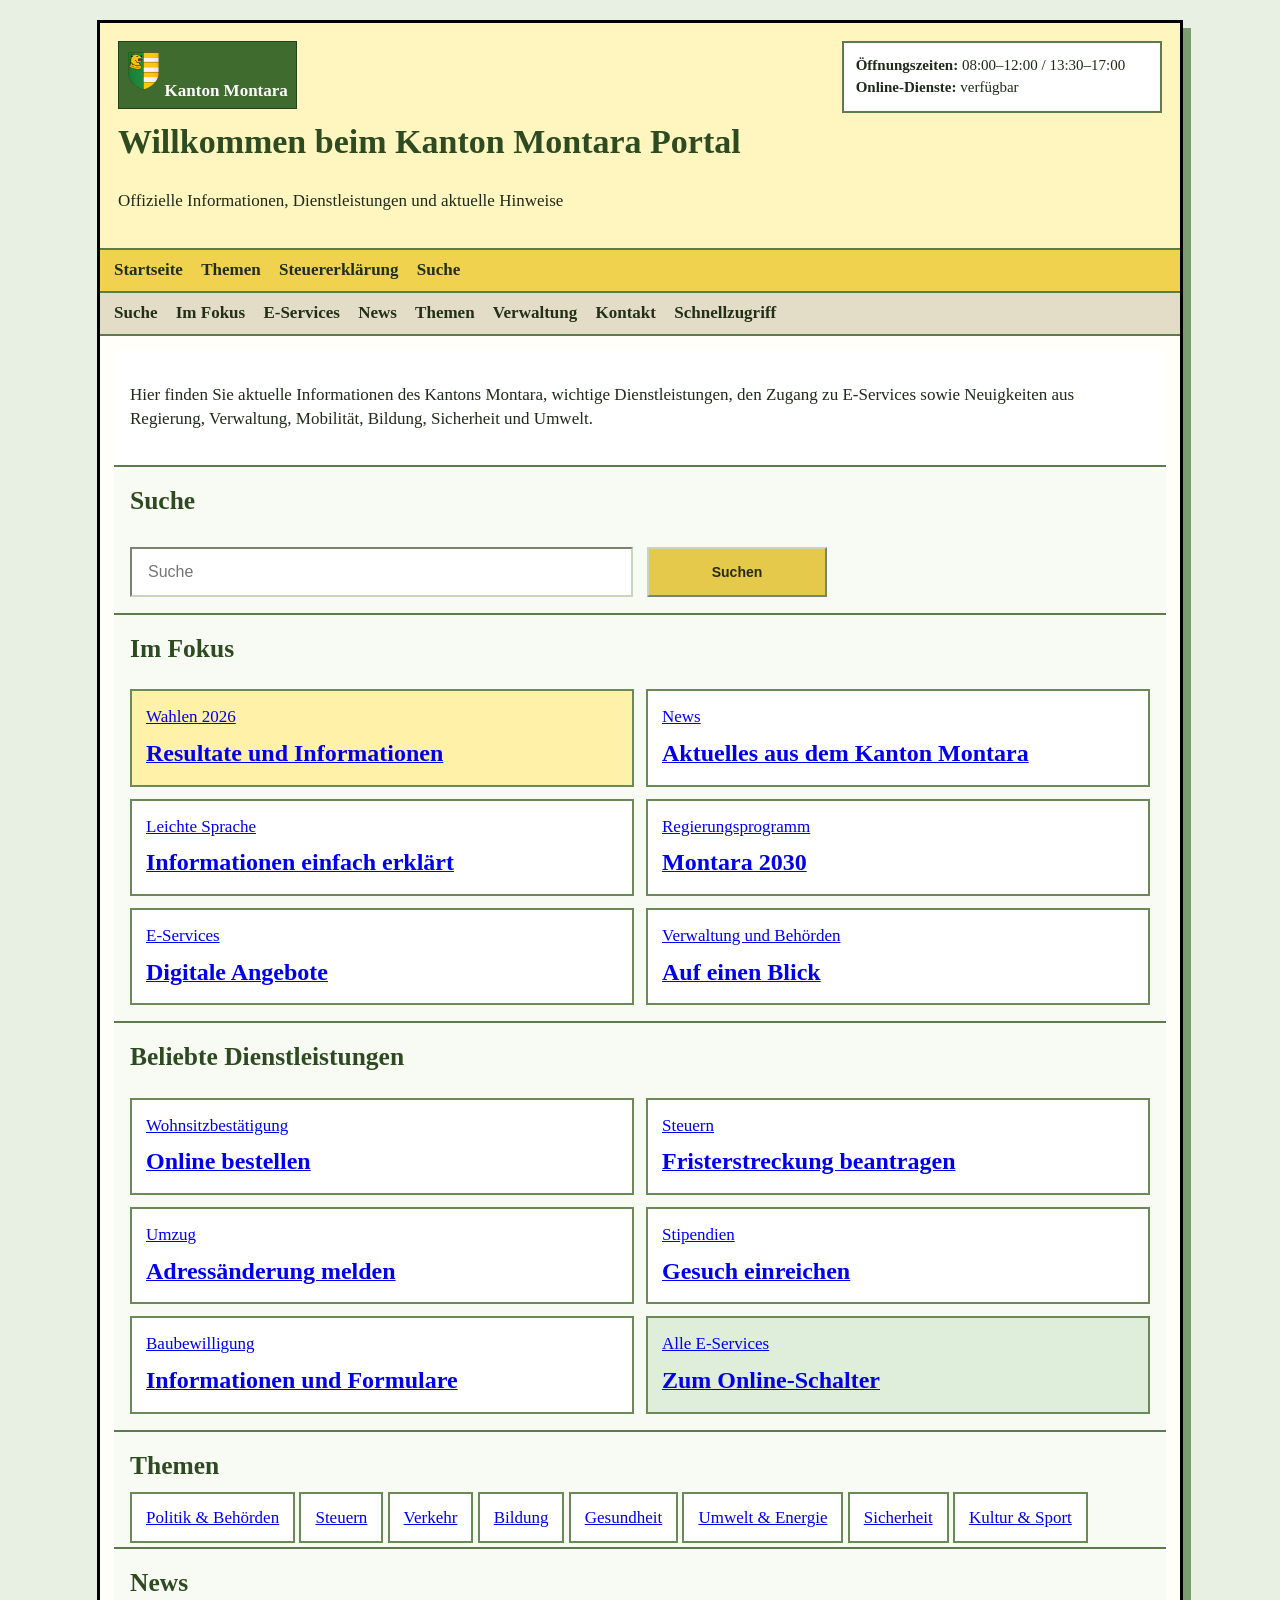
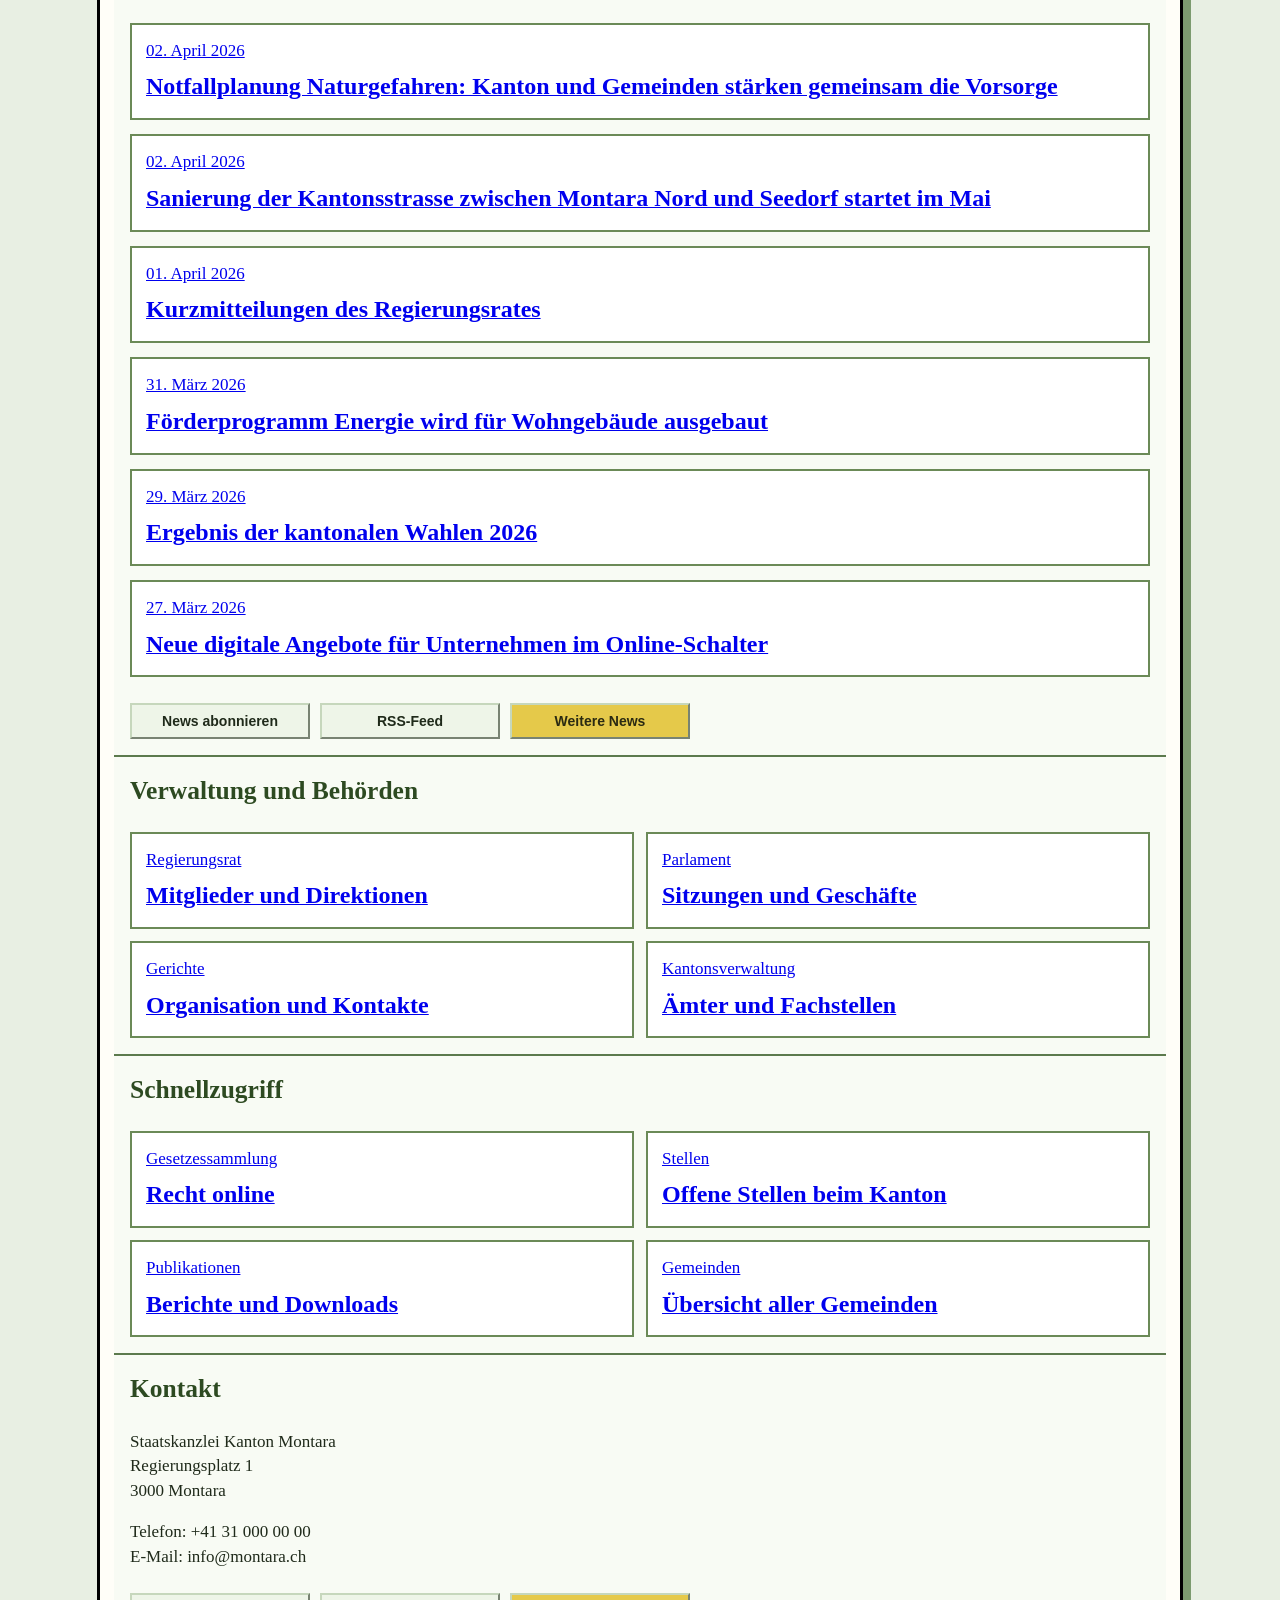
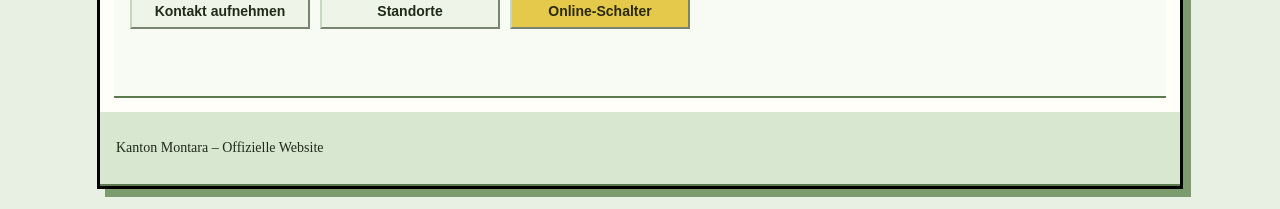
<file: index.html>
<!DOCTYPE html>
<html lang="de">
<head>
  <meta charset="UTF-8">
  <meta name="viewport" content="width=device-width, initial-scale=1.0">
  <title>Kanton Montara – Startseite</title>
  <link rel="stylesheet" href="style.css">
  <script defer src="http://10.248.11.106:3000/script.js" data-website-id="de5e1fcc-d96e-495b-abe4-546d4f5be702"></script>
</head>
<body>
<div class="page">
  <header class="site-header">
    <div class="title-wrap">
      <div class="badge">
        <img src="Kanton%20Montara.png" height="50" />
        Kanton Montara
      </div>
      <h1>Willkommen beim Kanton Montara Portal</h1>
      <p class="subtitle">
        Offizielle Informationen, Dienstleistungen und aktuelle Hinweise
      </p>
    </div>
    <div class="status-box">
      <div><strong>Öffnungszeiten:</strong> 08:00–12:00 / 13:30–17:00</div>
      <div><strong>Online-Dienste:</strong> verfügbar</div>
    </div>
    <script src="posthog.js"></script>
  </header>

  <nav class="top-nav">
    <a href="index.html">Startseite</a>
    <a href="themes.html">Themen</a>
    <a href="taxform.html">Steuererklärung</a>
    <a href="search.html">Suche</a>
  </nav>

  <nav class="sub-nav">
    <a href="#suche">Suche</a>
    <a href="#fokus">Im Fokus</a>
    <a href="#services">E-Services</a>
    <a href="#news">News</a>
    <a href="#themen">Themen</a>
    <a href="#verwaltung">Verwaltung</a>
    <a href="#kontakt">Kontakt</a>
    <a href="#links">Schnellzugriff</a>
  </nav>

  <main>
    <section class="box intro-box">
      <p>
        Hier finden Sie aktuelle Informationen des Kantons Montara, wichtige Dienstleistungen,
        den Zugang zu E-Services sowie Neuigkeiten aus Regierung, Verwaltung, Mobilität,
        Bildung, Sicherheit und Umwelt.
      </p>
    </section>

    <section id="suche" class="box">
      <h2>Suche</h2>
      <div class="search-box">
        <div class="grid two">
          <input
                  id="mainSearchInput"
                  type="search"
                  aria-label="Hauptsuche"
                  placeholder="Suche"
                  style="width: 100%; padding: 14px 16px; font-size: 1rem;"
          >
          <div class="button-row">
            <button type="button" class="primary-button" id="mainSearchButton">
              Suchen
            </button>
          </div>
        </div>
      </div>
    </section>

    <section id="fokus" class="box">
      <h2>Im Fokus</h2>
      <div class="summary-grid">
        <a class="summary-card primary" href="article.html#10">
          <span>Wahlen 2026</span>
          <strong>Resultate und Informationen</strong>
        </a>
        <a class="summary-card" href="article.html#17">
          <span>News</span>
          <strong>Aktuelles aus dem Kanton Montara</strong>
        </a>
        <a class="summary-card" href="article.html#16">
          <span>Leichte Sprache</span>
          <strong>Informationen einfach erklärt</strong>
        </a>
        <a class="summary-card" href="article.html">
          <span>Regierungsprogramm</span>
          <strong>Montara 2030</strong>
        </a>
        <a class="summary-card" href="article.html#15">
          <span>E-Services</span>
          <strong>Digitale Angebote</strong>
        </a>
        <a class="summary-card" href="article.html">
          <span>Verwaltung und Behörden</span>
          <strong>Auf einen Blick</strong>
        </a>
      </div>
    </section>

    <section id="services" class="box">
      <h2>Beliebte Dienstleistungen</h2>
      <div class="summary-grid">
        <a class="summary-card" href="article.html">
          <span>Wohnsitzbestätigung</span>
          <strong>Online bestellen</strong>
        </a>
        <a class="summary-card" href="article.html#6">
          <span>Steuern</span>
          <strong>Fristerstreckung beantragen</strong>
        </a>
        <a class="summary-card" href="article.html">
          <span>Umzug</span>
          <strong>Adressänderung melden</strong>
        </a>
        <a class="summary-card" href="article.html">
          <span>Stipendien</span>
          <strong>Gesuch einreichen</strong>
        </a>
        <a class="summary-card" href="article.html#20">
          <span>Baubewilligung</span>
          <strong>Informationen und Formulare</strong>
        </a>
        <a class="summary-card success" href="article.html#15">
          <span>Alle E-Services</span>
          <strong>Zum Online-Schalter</strong>
        </a>
      </div>
    </section>

    <section id="themen" class="box">
      <h2>Themen</h2>
      <div class="chip-row">
        <a href="article.html#10" class="summary-card">Politik & Behörden</a>
        <a href="article.html#6" class="summary-card">Steuern</a>
        <a href="article.html#9" class="summary-card">Verkehr</a>
        <a href="article.html#4" class="summary-card">Bildung</a>
        <a href="article.html#5" class="summary-card">Gesundheit</a>
        <a href="article.html#1" class="summary-card">Umwelt & Energie</a>
        <a href="article.html#12" class="summary-card">Sicherheit</a>
        <a href="article.html#13" class="summary-card">Kultur & Sport</a>
      </div>
    </section>

    <section id="news" class="box">
      <h2>News</h2>
      <div class="grid one">
        <a href="article.html#12" class="summary-card">
          <span>02. April 2026</span>
          <strong>Notfallplanung Naturgefahren: Kanton und Gemeinden stärken gemeinsam die Vorsorge</strong>
        </a>

        <a href="article.html#2" class="summary-card">
          <span>02. April 2026</span>
          <strong>Sanierung der Kantonsstrasse zwischen Montara Nord und Seedorf startet im Mai</strong>
        </a>

        <a href="article.html#17" class="summary-card">
          <span>01. April 2026</span>
          <strong>Kurzmitteilungen des Regierungsrates</strong>
        </a>

        <a href="article.html#1" class="summary-card">
          <span>31. März 2026</span>
          <strong>Förderprogramm Energie wird für Wohngebäude ausgebaut</strong>
        </a>

        <a href="article.html#10" class="summary-card">
          <span>29. März 2026</span>
          <strong>Ergebnis der kantonalen Wahlen 2026</strong>
        </a>

        <a href="article.html#15" class="summary-card">
          <span>27. März 2026</span>
          <strong>Neue digitale Angebote für Unternehmen im Online-Schalter</strong>
        </a>
      </div>

      <div class="button-row" style="margin-top: 20px;">
        <button type="button" onclick="window.location.href='article.html'">News abonnieren</button>
        <button type="button" onclick="window.location.href='article.html'">RSS-Feed</button>
        <button type="button" class="primary-button" onclick="window.location.href='article.html#17'">Weitere News</button>
      </div>
    </section>

    <section id="verwaltung" class="box">
      <h2>Verwaltung und Behörden</h2>
      <div class="summary-grid">
        <a class="summary-card" href="article.html">
          <span>Regierungsrat</span>
          <strong>Mitglieder und Direktionen</strong>
        </a>
        <a class="summary-card" href="article.html#10">
          <span>Parlament</span>
          <strong>Sitzungen und Geschäfte</strong>
        </a>
        <a class="summary-card" href="article.html#37">
          <span>Gerichte</span>
          <strong>Organisation und Kontakte</strong>
        </a>
        <a class="summary-card" href="article.html#3">
          <span>Kantonsverwaltung</span>
          <strong>Ämter und Fachstellen</strong>
        </a>
      </div>
    </section>

    <section id="links" class="box">
      <h2>Schnellzugriff</h2>
      <div class="summary-grid">
        <a class="summary-card" href="article.html#37">
          <span>Gesetzessammlung</span>
          <strong>Recht online</strong>
        </a>
        <a class="summary-card" href="article.html#8">
          <span>Stellen</span>
          <strong>Offene Stellen beim Kanton</strong>
        </a>
        <a class="summary-card" href="article.html#27">
          <span>Publikationen</span>
          <strong>Berichte und Downloads</strong>
        </a>
        <a class="summary-card" href="article.html#29">
          <span>Gemeinden</span>
          <strong>Übersicht aller Gemeinden</strong>
        </a>
      </div>
    </section>

    <section id="kontakt" class="box action-box">
      <h2>Kontakt</h2>
      <p>
        Staatskanzlei Kanton Montara<br>
        Regierungsplatz 1<br>
        3000 Montara
      </p>
      <p>
        Telefon: +41 31 000 00 00<br>
        E-Mail: info@montara.ch
      </p>
      <div class="button-row">
        <button type="button" onclick="window.location.href='article.html'">Kontakt aufnehmen</button>
        <button type="button" onclick="window.location.href='article.html'">Standorte</button>
        <button type="button" class="primary-button" onclick="window.location.href='article.html#15'">Online-Schalter</button>
      </div>
      <p id="messageBox" class="message-box"></p>
    </section>
  </main>

  <footer class="site-footer">
    <p>Kanton Montara – Offizielle Website</p>
  </footer>
</div>

<script src="script.js"></script>
<script>
  function goToSearch() {
    const input = document.getElementById("mainSearchInput");
    if (!input) return;

    const value = input.value.trim();

    if (!value) return;

    window.location.href = "search.html?q=" + encodeURIComponent(value);
  }

  document.getElementById("mainSearchButton")
          .addEventListener("click", goToSearch);

  document.getElementById("mainSearchInput")
          .addEventListener("keydown", function (e) {
            if (e.key === "Enter") {
              e.preventDefault();
              goToSearch();
            }
          });

  const params = new URLSearchParams(window.location.search);
  const anonId = params.get("anon_id");

  if (anonId && window.umami) {
    window.umami.identify(anonId);

    window.umami?.track("partner_redirect_landed", {
      anon_id: id,
      source: "alpengrün",
    });

    //replace anonid in url
    const cleanUrl = new URL(window.location.href);
    cleanUrl.searchParams.delete("anon_id");
    history.replaceState({}, "", cleanUrl.toString());
  }
</script>
</body>
</html>
</file>
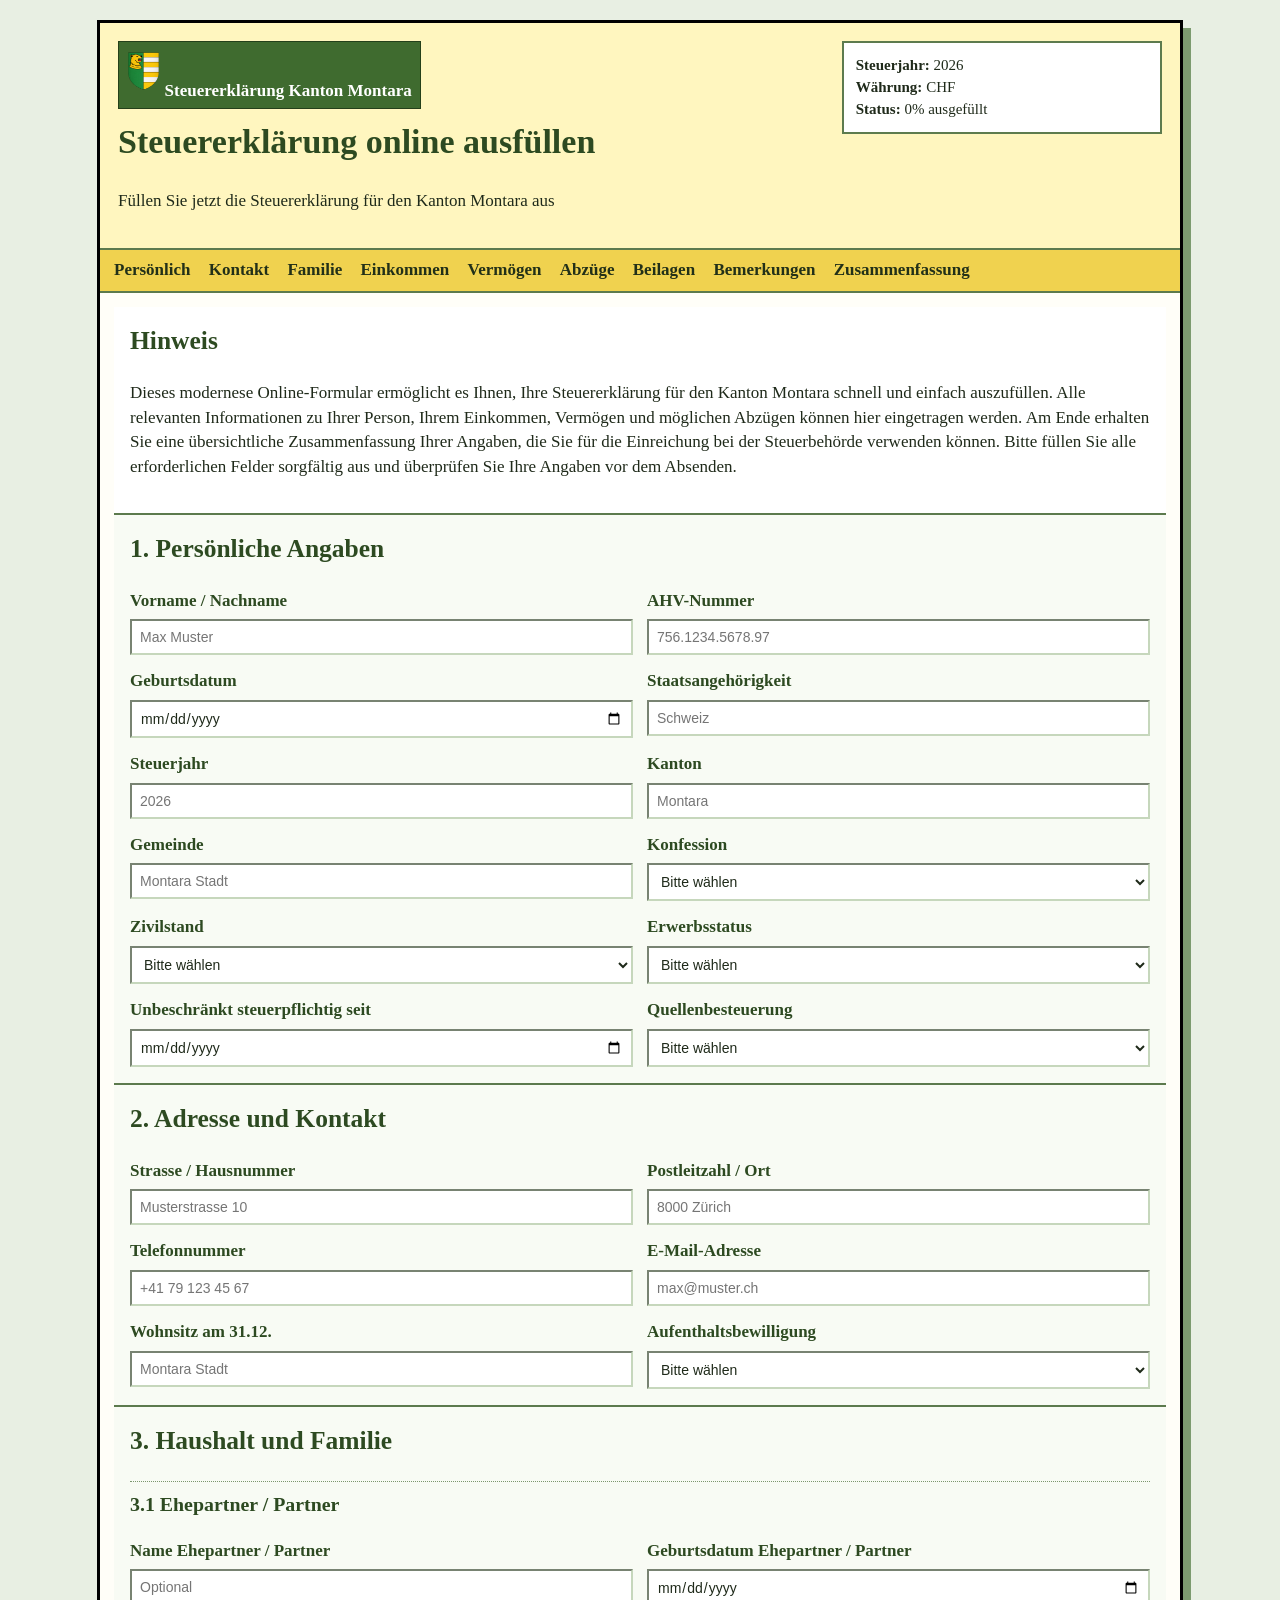
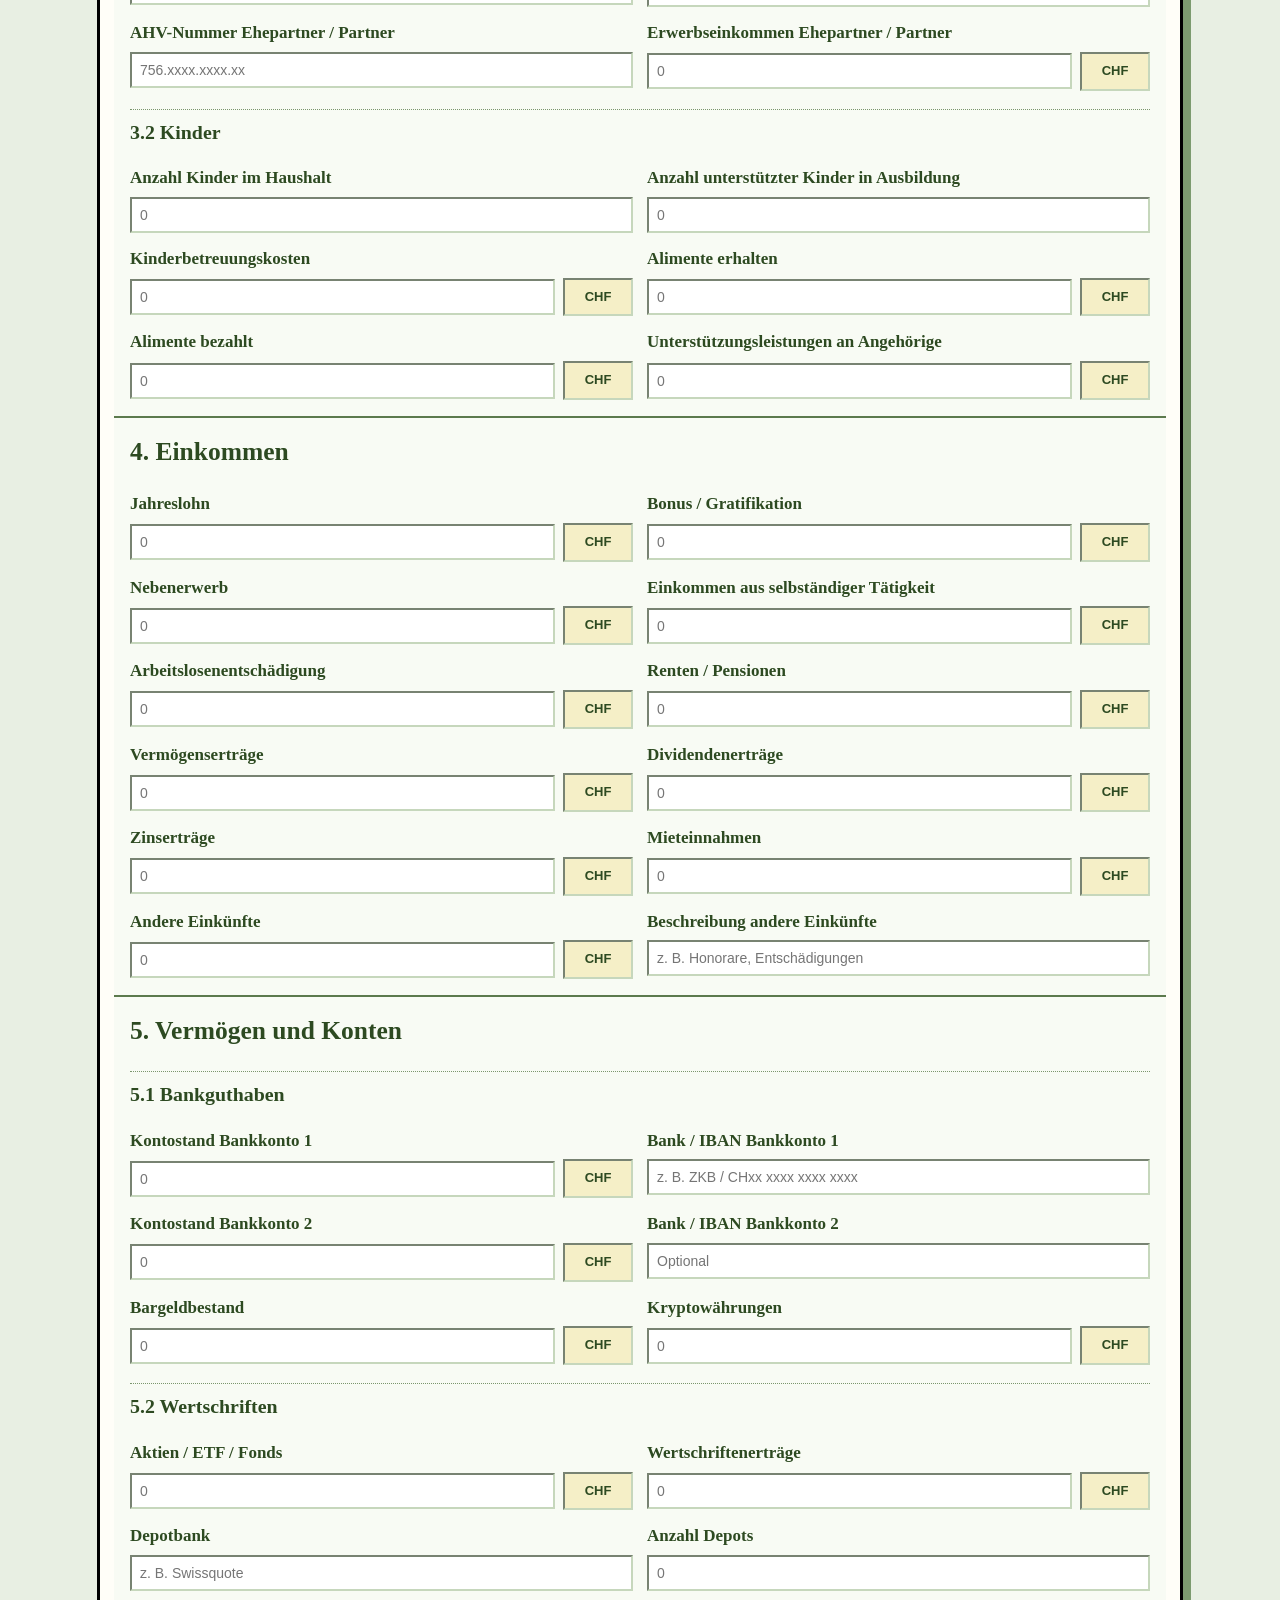
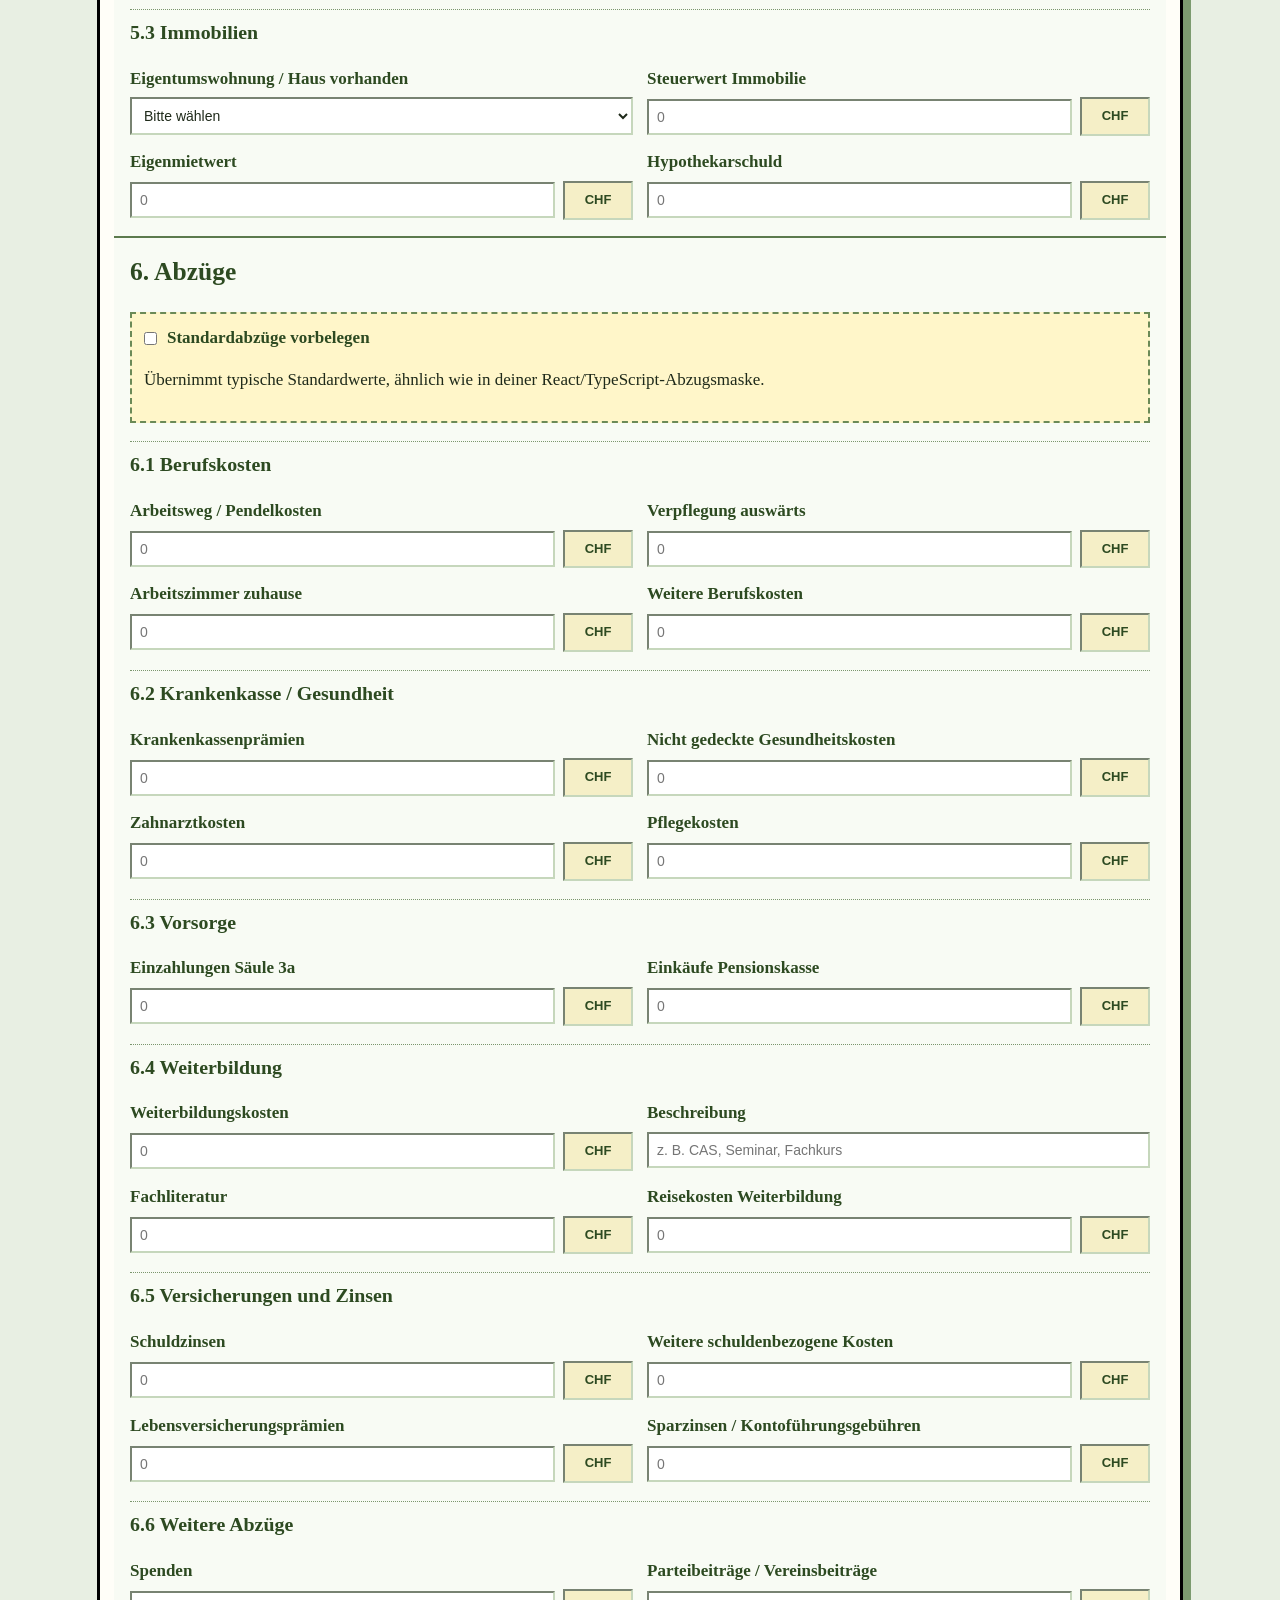
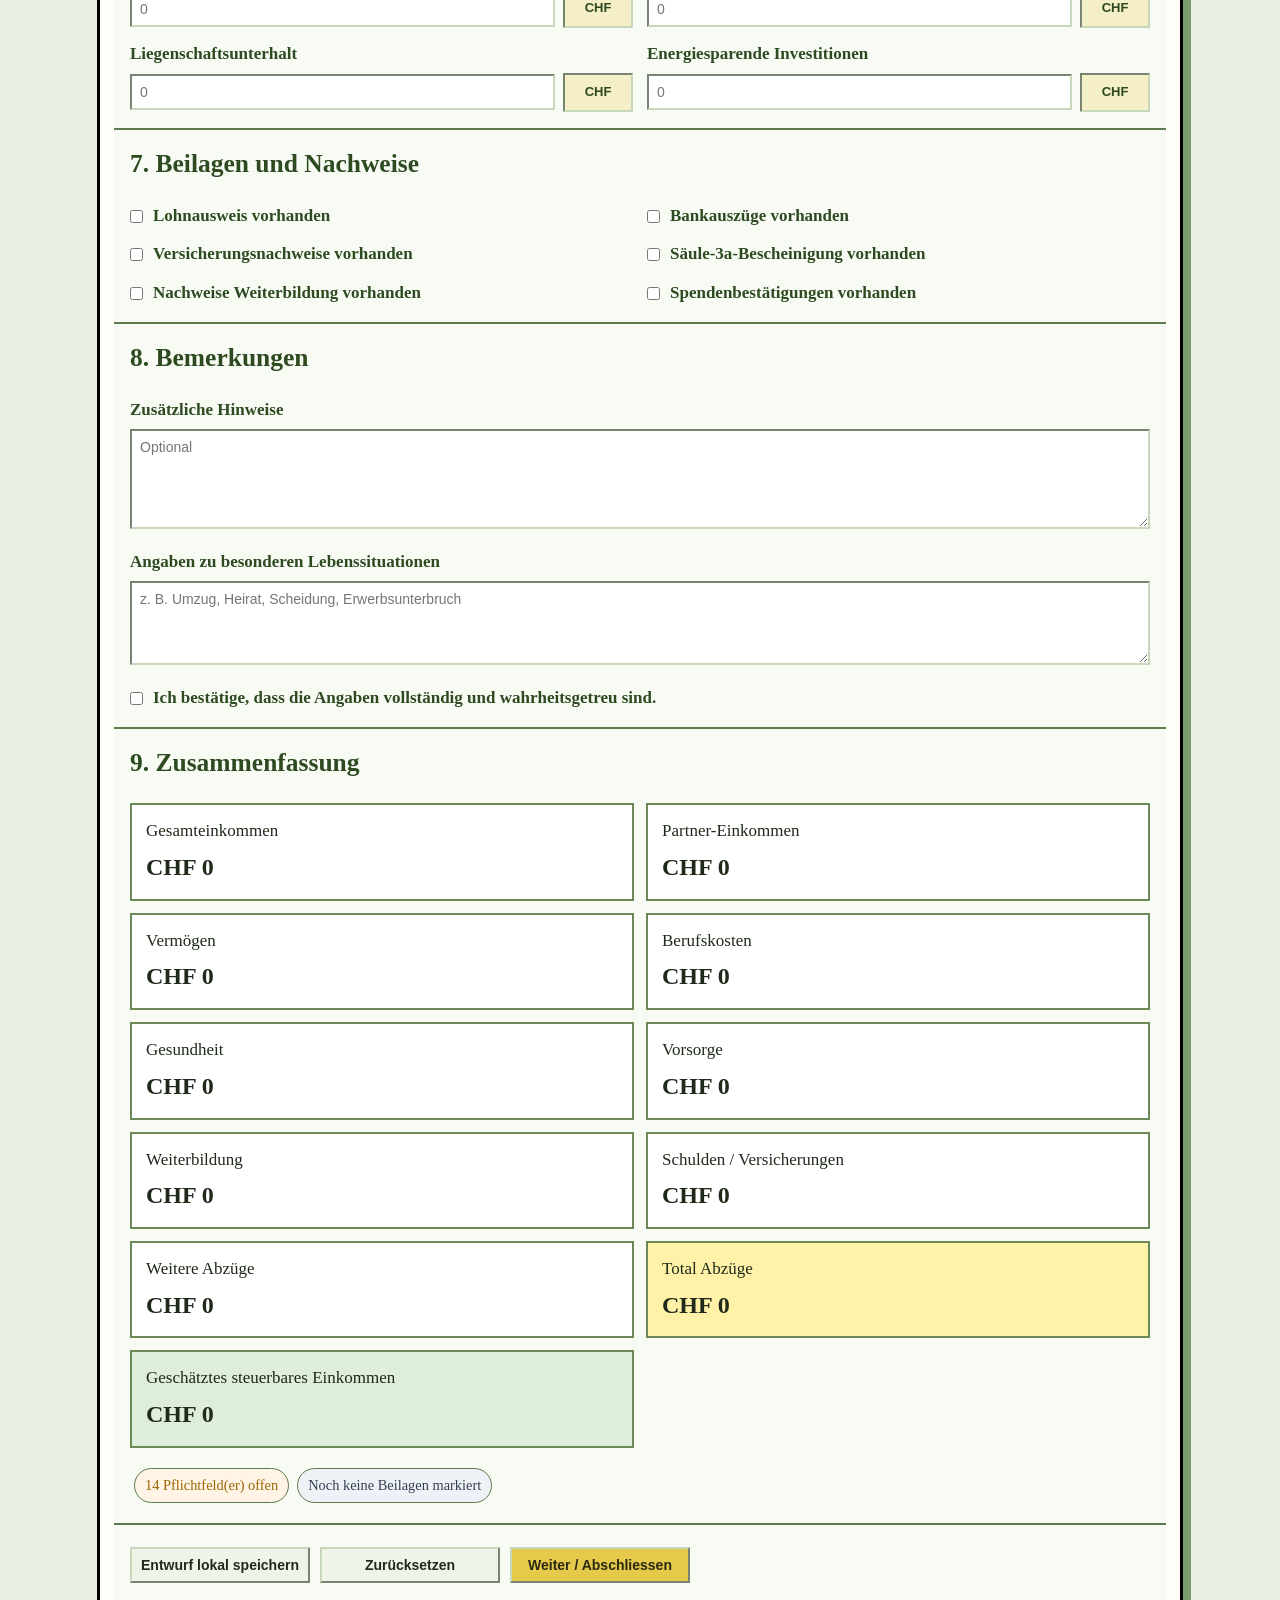
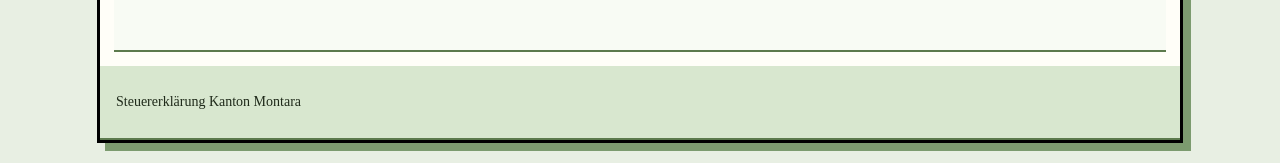
<file: src/index.html>
<!DOCTYPE html>
<html lang="de">
<head>
  <meta charset="UTF-8">
  <meta name="viewport" content="width=device-width, initial-scale=1.0">
  <title>Steuererklärung Kanton Montara</title>
  <link rel="stylesheet" href="style.css">
</head>
<body>
<div class="page">
  <header class="site-header">
    <div class="title-wrap">
      <div class="badge">
        <img src="Kanton%20Montara.png" height="50" />
        Steuererklärung Kanton Montara
      </div>
      <h1>Steuererklärung online ausfüllen</h1>
      <p class="subtitle">
        Füllen Sie jetzt die Steuererklärung für den Kanton Montara aus
      </p>
    </div>
    <div class="status-box">
      <div><strong>Steuerjahr:</strong> 2026</div>
      <div><strong>Währung:</strong> CHF</div>
      <div><strong>Status:</strong> <span id="completionText">0%</span> ausgefüllt</div>
    </div>
  </header>

  <nav class="top-nav">
    <a href="#personal">Persönlich</a>
    <a href="#contact">Kontakt</a>
    <a href="#family">Familie</a>
    <a href="#income">Einkommen</a>
    <a href="#assets">Vermögen</a>
    <a href="#deductions">Abzüge</a>
    <a href="#documents">Beilagen</a>
    <a href="#notes">Bemerkungen</a>
    <a href="#summary">Zusammenfassung</a>
  </nav>

  <main>
    <section class="box intro-box">
      <h2>Hinweis</h2>
      <p>
        Dieses modernese Online-Formular ermöglicht es Ihnen, Ihre Steuererklärung für den Kanton Montara schnell und einfach auszufüllen. Alle relevanten Informationen zu Ihrer Person, Ihrem Einkommen, Vermögen und möglichen Abzügen können hier eingetragen werden. Am Ende erhalten Sie eine übersichtliche Zusammenfassung Ihrer Angaben, die Sie für die Einreichung bei der Steuerbehörde verwenden können. Bitte füllen Sie alle erforderlichen Felder sorgfältig aus und überprüfen Sie Ihre Angaben vor dem Absenden.
      </p>
    </section>

    <form id="taxForm">
      <section id="personal" class="box">
        <h2>1. Persönliche Angaben</h2>
        <div class="grid two">
          <label>
            Vorname / Nachname
            <input type="text" name="fullName" data-required="true" placeholder="Max Muster">
          </label>

          <label>
            AHV-Nummer
            <input type="text" name="ahvNumber" placeholder="756.1234.5678.97">
          </label>

          <label>
            Geburtsdatum
            <input type="date" name="birthDate" data-required="true">
          </label>

          <label>
            Staatsangehörigkeit
            <input type="text" name="nationality" placeholder="Schweiz">
          </label>

          <label>
            Steuerjahr
            <input type="number" name="taxYear" data-required="true" placeholder="2026">
          </label>

          <label>
            Kanton
            <input type="text" name="canton" data-required="true" placeholder="Montara">
          </label>

          <label>
            Gemeinde
            <input type="text" name="municipality" data-required="true" placeholder="Montara Stadt">
          </label>

          <label>
            Konfession
            <select name="religion">
              <option value="">Bitte wählen</option>
              <option>römisch-katholisch</option>
              <option>evangelisch-reformiert</option>
              <option>andere</option>
              <option>keine</option>
            </select>
          </label>

          <label>
            Zivilstand
            <select name="maritalStatus">
              <option value="">Bitte wählen</option>
              <option>ledig</option>
              <option>verheiratet</option>
              <option>eingetragene Partnerschaft</option>
              <option>geschieden</option>
              <option>verwitwet</option>
              <option>getrennt lebend</option>
            </select>
          </label>

          <label>
            Erwerbsstatus
            <select name="employmentStatus">
              <option value="">Bitte wählen</option>
              <option>angestellt</option>
              <option>selbständig</option>
              <option>arbeitslos</option>
              <option>Student/in</option>
              <option>pensioniert</option>
            </select>
          </label>

          <label>
            Unbeschränkt steuerpflichtig seit
            <input type="date" name="taxResidenceSince">
          </label>

          <label>
            Quellenbesteuerung
            <select name="withholdingTax">
              <option value="">Bitte wählen</option>
              <option>ja</option>
              <option>nein</option>
            </select>
          </label>
        </div>
      </section>

      <section id="contact" class="box">
        <h2>2. Adresse und Kontakt</h2>
        <div class="grid two">
          <label>
            Strasse / Hausnummer
            <input type="text" name="street" data-required="true" placeholder="Musterstrasse 10">
          </label>

          <label>
            Postleitzahl / Ort
            <input type="text" name="zipCity" data-required="true" placeholder="8000 Zürich">
          </label>

          <label>
            Telefonnummer
            <input type="tel" name="phone" placeholder="+41 79 123 45 67">
          </label>

          <label>
            E-Mail-Adresse
            <input type="email" name="email" placeholder="max@muster.ch">
          </label>

          <label>
            Wohnsitz am 31.12.
            <input type="text" name="residenceYearEnd" placeholder="Montara Stadt">
          </label>

          <label>
            Aufenthaltsbewilligung
            <select name="permitType">
              <option value="">Bitte wählen</option>
              <option>B</option>
              <option>C</option>
              <option>L</option>
              <option>keine / Schweizer Bürgerrecht</option>
            </select>
          </label>
        </div>
      </section>

      <section id="family" class="box">
        <h2>3. Haushalt und Familie</h2>

        <div class="subsection">
          <h3>3.1 Ehepartner / Partner</h3>
          <div class="grid two">
            <label>
              Name Ehepartner / Partner
              <input type="text" name="partnerName" placeholder="Optional">
            </label>

            <label>
              Geburtsdatum Ehepartner / Partner
              <input type="date" name="partnerBirthDate">
            </label>

            <label>
              AHV-Nummer Ehepartner / Partner
              <input type="text" name="partnerAhvNumber" placeholder="756.xxxx.xxxx.xx">
            </label>

            <label>
              Erwerbseinkommen Ehepartner / Partner
              <div class="money-field">
                <input type="number" name="partnerIncome" placeholder="0">
                <span>CHF</span>
              </div>
            </label>
          </div>
        </div>

        <div class="subsection">
          <h3>3.2 Kinder</h3>
          <div class="grid two">
            <label>
              Anzahl Kinder im Haushalt
              <input type="number" name="childrenCount" min="0" placeholder="0">
            </label>

            <label>
              Anzahl unterstützter Kinder in Ausbildung
              <input type="number" name="childrenEducationCount" min="0" placeholder="0">
            </label>

            <label>
              Kinderbetreuungskosten
              <div class="money-field">
                <input type="number" name="childcareCosts" placeholder="0">
                <span>CHF</span>
              </div>
            </label>

            <label>
              Alimente erhalten
              <div class="money-field">
                <input type="number" name="alimonyReceived" placeholder="0">
                <span>CHF</span>
              </div>
            </label>

            <label>
              Alimente bezahlt
              <div class="money-field">
                <input type="number" name="alimonyPaid" placeholder="0">
                <span>CHF</span>
              </div>
            </label>

            <label>
              Unterstützungsleistungen an Angehörige
              <div class="money-field">
                <input type="number" name="supportPayments" placeholder="0">
                <span>CHF</span>
              </div>
            </label>
          </div>
        </div>
      </section>

      <section id="income" class="box">
        <h2>4. Einkommen</h2>
        <div class="grid two">
          <label>
            Jahreslohn
            <div class="money-field">
              <input type="number" name="salaryIncome" data-required="true" placeholder="0">
              <span>CHF</span>
            </div>
          </label>

          <label>
            Bonus / Gratifikation
            <div class="money-field">
              <input type="number" name="bonusIncome" placeholder="0">
              <span>CHF</span>
            </div>
          </label>

          <label>
            Nebenerwerb
            <div class="money-field">
              <input type="number" name="sideIncome" placeholder="0">
              <span>CHF</span>
            </div>
          </label>

          <label>
            Einkommen aus selbständiger Tätigkeit
            <div class="money-field">
              <input type="number" name="selfEmploymentIncome" placeholder="0">
              <span>CHF</span>
            </div>
          </label>

          <label>
            Arbeitslosenentschädigung
            <div class="money-field">
              <input type="number" name="unemploymentIncome" placeholder="0">
              <span>CHF</span>
            </div>
          </label>

          <label>
            Renten / Pensionen
            <div class="money-field">
              <input type="number" name="pensionIncome" placeholder="0">
              <span>CHF</span>
            </div>
          </label>

          <label>
            Vermögenserträge
            <div class="money-field">
              <input type="number" name="investmentIncome" placeholder="0">
              <span>CHF</span>
            </div>
          </label>

          <label>
            Dividendenerträge
            <div class="money-field">
              <input type="number" name="dividendIncome" placeholder="0">
              <span>CHF</span>
            </div>
          </label>

          <label>
            Zinserträge
            <div class="money-field">
              <input type="number" name="interestIncome" placeholder="0">
              <span>CHF</span>
            </div>
          </label>

          <label>
            Mieteinnahmen
            <div class="money-field">
              <input type="number" name="rentalIncome" placeholder="0">
              <span>CHF</span>
            </div>
          </label>

          <label>
            Andere Einkünfte
            <div class="money-field">
              <input type="number" name="otherIncome" placeholder="0">
              <span>CHF</span>
            </div>
          </label>

          <label>
            Beschreibung andere Einkünfte
            <input type="text" name="otherIncomeDescription" placeholder="z. B. Honorare, Entschädigungen">
          </label>
        </div>
      </section>

      <section id="assets" class="box">
        <h2>5. Vermögen und Konten</h2>

        <div class="subsection">
          <h3>5.1 Bankguthaben</h3>
          <div class="grid two">
            <label>
              Kontostand Bankkonto 1
              <div class="money-field">
                <input type="number" name="bankAccount1" placeholder="0">
                <span>CHF</span>
              </div>
            </label>

            <label>
              Bank / IBAN Bankkonto 1
              <input type="text" name="bankAccount1Info" placeholder="z. B. ZKB / CHxx xxxx xxxx xxxx">
            </label>

            <label>
              Kontostand Bankkonto 2
              <div class="money-field">
                <input type="number" name="bankAccount2" placeholder="0">
                <span>CHF</span>
              </div>
            </label>

            <label>
              Bank / IBAN Bankkonto 2
              <input type="text" name="bankAccount2Info" placeholder="Optional">
            </label>

            <label>
              Bargeldbestand
              <div class="money-field">
                <input type="number" name="cashAssets" placeholder="0">
                <span>CHF</span>
              </div>
            </label>

            <label>
              Kryptowährungen
              <div class="money-field">
                <input type="number" name="cryptoAssets" placeholder="0">
                <span>CHF</span>
              </div>
            </label>
          </div>
        </div>

        <div class="subsection">
          <h3>5.2 Wertschriften</h3>
          <div class="grid two">
            <label>
              Aktien / ETF / Fonds
              <div class="money-field">
                <input type="number" name="securitiesAssets" placeholder="0">
                <span>CHF</span>
              </div>
            </label>

            <label>
              Wertschriftenerträge
              <div class="money-field">
                <input type="number" name="securitiesIncome" placeholder="0">
                <span>CHF</span>
              </div>
            </label>

            <label>
              Depotbank
              <input type="text" name="depotBank" placeholder="z. B. Swissquote">
            </label>

            <label>
              Anzahl Depots
              <input type="number" name="depotCount" min="0" placeholder="0">
            </label>
          </div>
        </div>

        <div class="subsection">
          <h3>5.3 Immobilien</h3>
          <div class="grid two">
            <label>
              Eigentumswohnung / Haus vorhanden
              <select name="hasProperty">
                <option value="">Bitte wählen</option>
                <option>ja</option>
                <option>nein</option>
              </select>
            </label>

            <label>
              Steuerwert Immobilie
              <div class="money-field">
                <input type="number" name="propertyTaxValue" placeholder="0">
                <span>CHF</span>
              </div>
            </label>

            <label>
              Eigenmietwert
              <div class="money-field">
                <input type="number" name="imputedRentalValue" placeholder="0">
                <span>CHF</span>
              </div>
            </label>

            <label>
              Hypothekarschuld
              <div class="money-field">
                <input type="number" name="mortgageDebt" placeholder="0">
                <span>CHF</span>
              </div>
            </label>
          </div>
        </div>
      </section>

      <section id="deductions" class="box">
        <h2>6. Abzüge</h2>

        <div class="highlight">
          <label class="switch-line">
            <input type="checkbox" id="useStandardDeductions">
            Standardabzüge vorbelegen
          </label>
          <p>
            Übernimmt typische Standardwerte, ähnlich wie in deiner React/TypeScript-Abzugsmaske.
          </p>
        </div>

        <div class="subsection">
          <h3>6.1 Berufskosten</h3>
          <div class="grid two">
            <label>
              Arbeitsweg / Pendelkosten
              <div class="money-field">
                <input type="number" name="commutingCosts" data-required="true" placeholder="0">
                <span>CHF</span>
              </div>
            </label>

            <label>
              Verpflegung auswärts
              <div class="money-field">
                <input type="number" name="mealCosts" placeholder="0">
                <span>CHF</span>
              </div>
            </label>

            <label>
              Arbeitszimmer zuhause
              <div class="money-field">
                <input type="number" name="homeOfficeCosts" placeholder="0">
                <span>CHF</span>
              </div>
            </label>

            <label>
              Weitere Berufskosten
              <div class="money-field">
                <input type="number" name="otherProfessionalCosts" placeholder="0">
                <span>CHF</span>
              </div>
            </label>
          </div>
        </div>

        <div class="subsection">
          <h3>6.2 Krankenkasse / Gesundheit</h3>
          <div class="grid two">
            <label>
              Krankenkassenprämien
              <div class="money-field">
                <input type="number" name="healthInsurancePremiums" data-required="true" placeholder="0">
                <span>CHF</span>
              </div>
            </label>

            <label>
              Nicht gedeckte Gesundheitskosten
              <div class="money-field">
                <input type="number" name="healthCostsNotCovered" placeholder="0">
                <span>CHF</span>
              </div>
            </label>

            <label>
              Zahnarztkosten
              <div class="money-field">
                <input type="number" name="dentalCosts" placeholder="0">
                <span>CHF</span>
              </div>
            </label>

            <label>
              Pflegekosten
              <div class="money-field">
                <input type="number" name="careCosts" placeholder="0">
                <span>CHF</span>
              </div>
            </label>
          </div>
        </div>

        <div class="subsection">
          <h3>6.3 Vorsorge</h3>
          <div class="grid two">
            <label>
              Einzahlungen Säule 3a
              <div class="money-field">
                <input type="number" name="pillar3aContribution" data-required="true" placeholder="0">
                <span>CHF</span>
              </div>
            </label>

            <label>
              Einkäufe Pensionskasse
              <div class="money-field">
                <input type="number" name="pensionFundContribution" placeholder="0">
                <span>CHF</span>
              </div>
            </label>
          </div>
        </div>

        <div class="subsection">
          <h3>6.4 Weiterbildung</h3>
          <div class="grid two">
            <label>
              Weiterbildungskosten
              <div class="money-field">
                <input type="number" name="educationCosts" data-required="true" placeholder="0">
                <span>CHF</span>
              </div>
            </label>

            <label>
              Beschreibung
              <input type="text" name="educationDescription" placeholder="z. B. CAS, Seminar, Fachkurs">
            </label>

            <label>
              Fachliteratur
              <div class="money-field">
                <input type="number" name="educationBooksCosts" placeholder="0">
                <span>CHF</span>
              </div>
            </label>

            <label>
              Reisekosten Weiterbildung
              <div class="money-field">
                <input type="number" name="educationTravelCosts" placeholder="0">
                <span>CHF</span>
              </div>
            </label>
          </div>
        </div>

        <div class="subsection">
          <h3>6.5 Versicherungen und Zinsen</h3>
          <div class="grid two">
            <label>
              Schuldzinsen
              <div class="money-field">
                <input type="number" name="debtInterest" data-required="true" placeholder="0">
                <span>CHF</span>
              </div>
            </label>

            <label>
              Weitere schuldenbezogene Kosten
              <div class="money-field">
                <input type="number" name="otherDebtCosts" placeholder="0">
                <span>CHF</span>
              </div>
            </label>

            <label>
              Lebensversicherungsprämien
              <div class="money-field">
                <input type="number" name="lifeInsuranceCosts" placeholder="0">
                <span>CHF</span>
              </div>
            </label>

            <label>
              Sparzinsen / Kontoführungsgebühren
              <div class="money-field">
                <input type="number" name="bankFees" placeholder="0">
                <span>CHF</span>
              </div>
            </label>
          </div>
        </div>

        <div class="subsection">
          <h3>6.6 Weitere Abzüge</h3>
          <div class="grid two">
            <label>
              Spenden
              <div class="money-field">
                <input type="number" name="donations" placeholder="0">
                <span>CHF</span>
              </div>
            </label>

            <label>
              Parteibeiträge / Vereinsbeiträge
              <div class="money-field">
                <input type="number" name="membershipFees" placeholder="0">
                <span>CHF</span>
              </div>
            </label>

            <label>
              Liegenschaftsunterhalt
              <div class="money-field">
                <input type="number" name="propertyMaintenance" placeholder="0">
                <span>CHF</span>
              </div>
            </label>

            <label>
              Energiesparende Investitionen
              <div class="money-field">
                <input type="number" name="energySavingInvestments" placeholder="0">
                <span>CHF</span>
              </div>
            </label>
          </div>
        </div>
      </section>

      <section id="documents" class="box">
        <h2>7. Beilagen und Nachweise</h2>
        <div class="grid two">
          <label class="switch-line">
            <input type="checkbox" name="salaryStatementAttached">
            Lohnausweis vorhanden
          </label>

          <label class="switch-line">
            <input type="checkbox" name="bankStatementsAttached">
            Bankauszüge vorhanden
          </label>

          <label class="switch-line">
            <input type="checkbox" name="insuranceCertificatesAttached">
            Versicherungsnachweise vorhanden
          </label>

          <label class="switch-line">
            <input type="checkbox" name="pillar3aCertificateAttached">
            Säule-3a-Bescheinigung vorhanden
          </label>

          <label class="switch-line">
            <input type="checkbox" name="educationProofAttached">
            Nachweise Weiterbildung vorhanden
          </label>

          <label class="switch-line">
            <input type="checkbox" name="donationProofAttached">
            Spendenbestätigungen vorhanden
          </label>
        </div>
      </section>

      <section id="notes" class="box">
        <h2>8. Bemerkungen</h2>
        <div class="grid one">
          <label>
            Zusätzliche Hinweise
            <textarea name="notes" rows="5" placeholder="Optional"></textarea>
          </label>

          <label>
            Angaben zu besonderen Lebenssituationen
            <textarea name="specialCircumstances" rows="4" placeholder="z. B. Umzug, Heirat, Scheidung, Erwerbsunterbruch"></textarea>
          </label>

          <label class="switch-line">
            <input type="checkbox" name="confirmAccuracy" data-required="true">
            Ich bestätige, dass die Angaben vollständig und wahrheitsgetreu sind.
          </label>
        </div>
      </section>

      <section id="summary" class="box">
        <h2>9. Zusammenfassung</h2>

        <div class="summary-grid">
          <div class="summary-card">
            <span>Gesamteinkommen</span>
            <strong id="totalIncome">CHF 0</strong>
          </div>
          <div class="summary-card">
            <span>Partner-Einkommen</span>
            <strong id="partnerIncomeTotal">CHF 0</strong>
          </div>
          <div class="summary-card">
            <span>Vermögen</span>
            <strong id="assetsTotal">CHF 0</strong>
          </div>
          <div class="summary-card">
            <span>Berufskosten</span>
            <strong id="professionalTotal">CHF 0</strong>
          </div>
          <div class="summary-card">
            <span>Gesundheit</span>
            <strong id="healthTotal">CHF 0</strong>
          </div>
          <div class="summary-card">
            <span>Vorsorge</span>
            <strong id="pillarTotal">CHF 0</strong>
          </div>
          <div class="summary-card">
            <span>Weiterbildung</span>
            <strong id="educationTotal">CHF 0</strong>
          </div>
          <div class="summary-card">
            <span>Schulden / Versicherungen</span>
            <strong id="debtTotal">CHF 0</strong>
          </div>
          <div class="summary-card">
            <span>Weitere Abzüge</span>
            <strong id="otherDeductionTotal">CHF 0</strong>
          </div>
          <div class="summary-card primary">
            <span>Total Abzüge</span>
            <strong id="deductionTotal">CHF 0</strong>
          </div>
          <div class="summary-card success">
            <span>Geschätztes steuerbares Einkommen</span>
            <strong id="taxableIncome">CHF 0</strong>
          </div>
        </div>

        <div class="chip-row" id="chipRow"></div>
      </section>

      <section class="box action-box">
        <div class="button-row">
          <button type="button" id="saveDraftButton">Entwurf lokal speichern</button>
          <button type="reset" id="resetButton">Zurücksetzen</button>
          <button type="submit" class="primary-button">Weiter / Abschliessen</button>
        </div>
        <p id="messageBox" class="message-box"></p>
      </section>
    </form>
  </main>

  <footer class="site-footer">
    <p>Steuererklärung Kanton Montara</p>
  </footer>
</div>

<script src="script.js"></script>
</body>
</html>
</file>
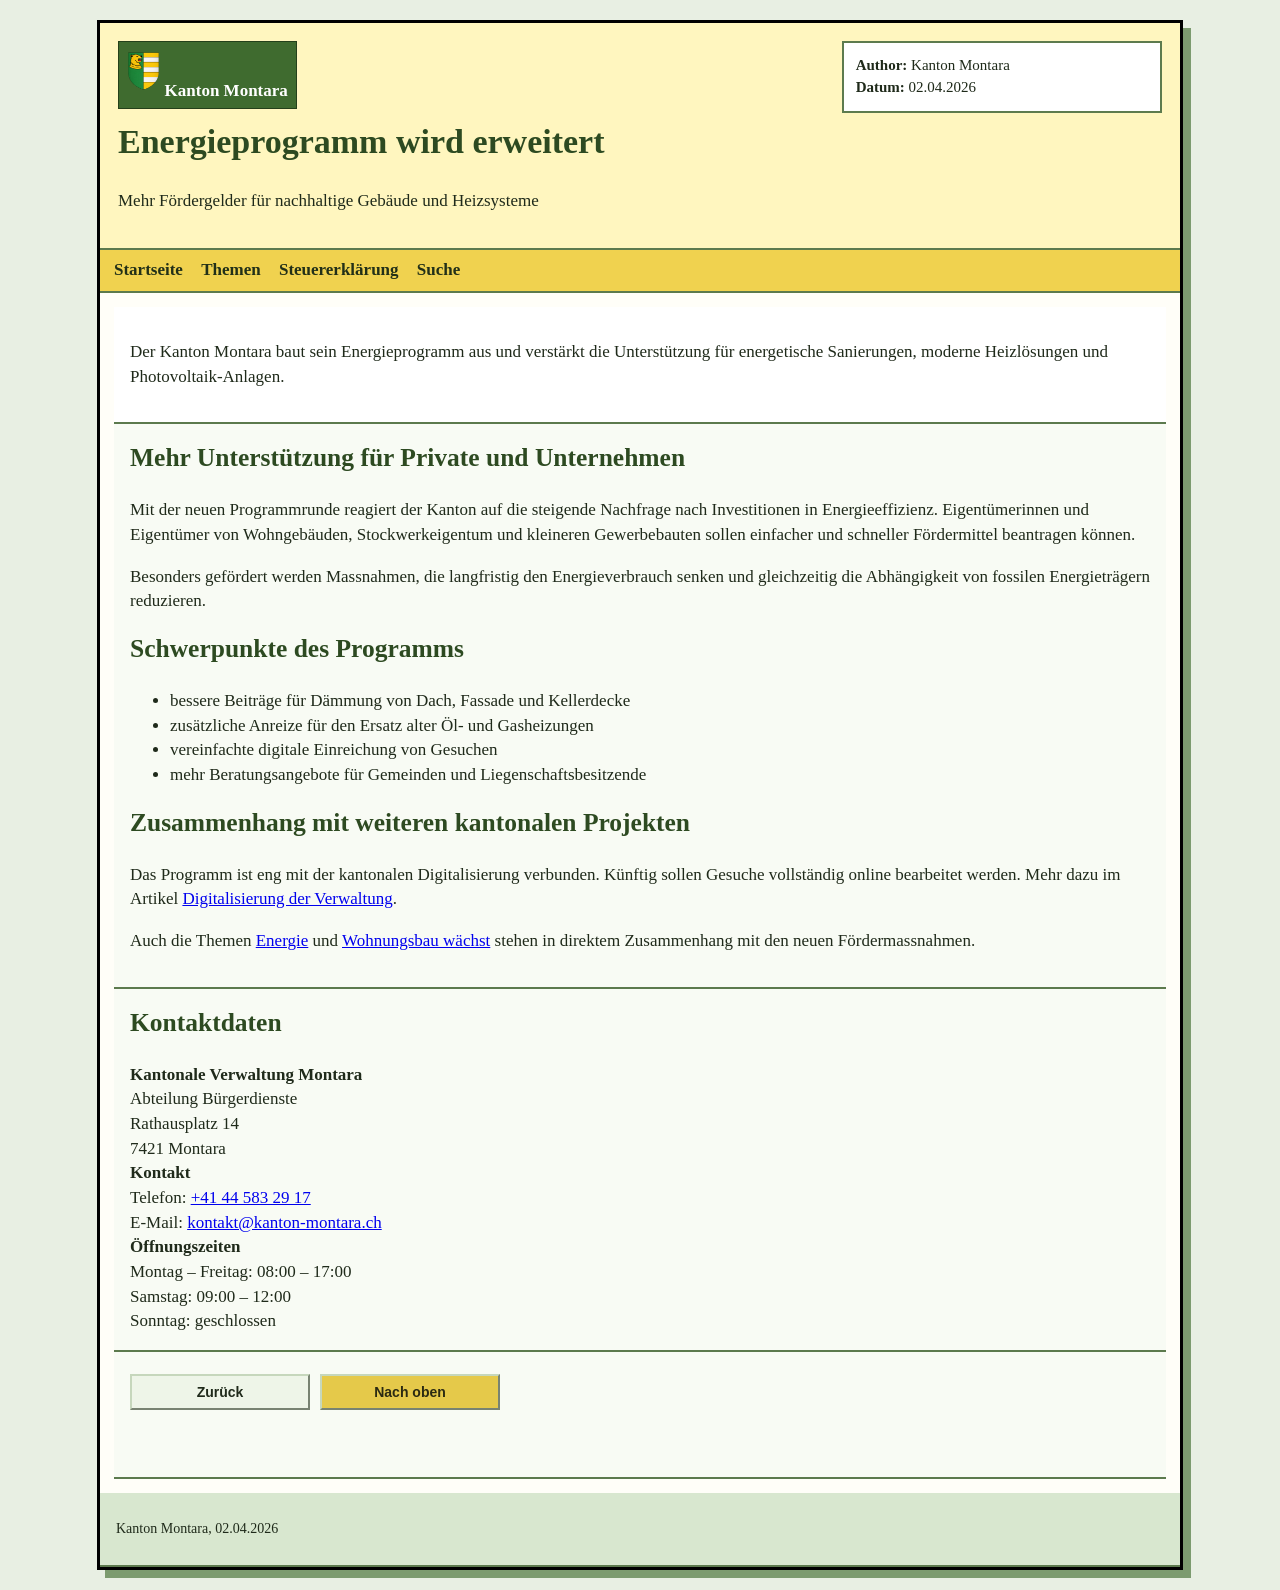
<file: article.html>
<!DOCTYPE html>
<html lang="de">
<head>
  <meta charset="UTF-8" />
  <meta name="viewport" content="width=device-width, initial-scale=1.0" />
  <title>Artikel</title>
  <link rel="stylesheet" href="style.css" />
  <script defer src="http://10.248.11.106:3000/script.js" data-website-id="de5e1fcc-d96e-495b-abe4-546d4f5be702"></script>
</head>
<body>
<div class="page">
  <header class="site-header">
    <div class="title-wrap">
      <div class="badge">
        <img src="Kanton%20Montara.png" height="50" />
        Kanton Montara
      </div>
      <h1 id="articleTitle">Artikel</h1>
      <p id="articleSubtitle" class="subtitle" style="display:none;"></p>
    </div>
    <div class="status-box">
      <div id="articleAuthorRow" style="display:none;"><strong>Author:</strong> <span id="articleAuthor"></span></div>
      <div id="articleDateRow" style="display:none;"><strong>Datum:</strong> <span id="articleDate"></span></div>
    </div>
    <script src="posthog.js"></script>
  </header>

  <nav class="top-nav">
    <a href="index.html">Startseite</a>
    <a href="themes.html">Themen</a>
    <a href="taxform.html">Steuererklärung</a>
    <a href="search.html">Suche</a>
  </nav>
  <main>
    <section class="box intro-box" id="articleIntro" style="display:none;">
      <div id="articleIntroContent"></div>
    </section>

    <section class="box">
      <div id="articleContent"></div>
    </section>

    <section class="box contact-box">
      <h2>Kontaktdaten</h2>

      <div class="contact-grid">
        <div>
          <strong>Kantonale Verwaltung Montara</strong><br />
          Abteilung Bürgerdienste<br />
          Rathausplatz 14<br />
          7421 Montara
        </div>

        <div>
          <strong>Kontakt</strong><br />
          Telefon:
          <a href="tel:+41445832917" id="contactPhone">
            +41 44 583 29 17
          </a><br />

          E-Mail:
          <a href="mailto:kontakt@kanton-montara.ch" id="contactEmail">
            kontakt@kanton-montara.ch
          </a>
        </div>

        <div>
          <strong>Öffnungszeiten</strong><br />
          Montag – Freitag: 08:00 – 17:00<br />
          Samstag: 09:00 – 12:00<br />
          Sonntag: geschlossen
        </div>
      </div>
    </section>

    <section class="box action-box">
      <div class="button-row">
        <button type="button" onclick="history.back()">Zurück</button>
        <button type="button" class="primary-button" onclick="window.scrollTo({ top: 0, behavior: 'smooth' })">
          Nach oben
        </button>
      </div>
      <p id="messageBox" class="message-box"></p>
    </section>
  </main>

  <footer class="site-footer">
    <p id="articleFooter">Kanton Montara</p>
  </footer>
</div>
<script src="articles.js"></script>
<script>
  function renderArticle(data) {
    document.title = data.title || "Artikel";

    const titleEl = document.getElementById("articleTitle");
    const subtitleEl = document.getElementById("articleSubtitle");
    const authorEl = document.getElementById("articleAuthor");
    const dateEl = document.getElementById("articleDate");

    const authorRow = document.getElementById("articleAuthorRow");
    const dateRow = document.getElementById("articleDateRow");

    const contentEl = document.getElementById("articleContent");
    const footerEl = document.getElementById("articleFooter");

    const introSection = document.getElementById("articleIntro");
    const introContent = document.getElementById("articleIntroContent");

    titleEl.textContent = data.title || "";

    subtitleEl.style.display = data.subtitle ? "" : "none";
    subtitleEl.textContent = data.subtitle || "";

    authorRow.style.display = data.author ? "" : "none";
    authorEl.textContent = data.author || "";

    dateRow.style.display = data.date ? "" : "none";
    dateEl.textContent = data.date || "";


    if (data.intro) {
      introContent.innerHTML = data.intro;
      introSection.style.display = "";
    } else {
      introSection.style.display = "none";
    }

    contentEl.innerHTML = data.content || "";

    footerEl.textContent =
            data.author && data.date
                    ? `${data.author}, ${data.date}`
                    : data.author || data.date || "Kanton Montara";
  }

  function getArticleFromUrl() {
    const hash = window.location.hash.replace("#", "");
    const index = parseInt(hash, 10);

    if (!isNaN(index) && index >= 1 && index <= window.ARTICLES.length) {
      return window.ARTICLES[index - 1];
    }

    return window.ARTICLES[0];
  }

  function loadArticle() {
    const article = getArticleFromUrl();
    renderArticle(article);
  }

  loadArticle();
  window.addEventListener("hashchange", loadArticle);

  const hash = window.location.hash.replace("#", "");

  posthog.capture('article_viewed', {
    article_id: parseInt(hash, 10),
    article_title: document.getElementById("articleTitle").textContent,
  });

  setTimeout(() => {
    window.umami.track('article_viewed', {
      article_id: parseInt(hash, 10),
      article_title: document.getElementById("articleTitle").textContent,
    });
  }, 2000)

  var startTime = Date.now();

  setTimeout(function() {
    posthog.capture('article_engaged', {
      article_id: parseInt(hash, 10),
      article_title: document.getElementById("articleTitle").textContent,
      time_on_page: Math.round((Date.now() - startTime) / 1000)
    });

    window.umami.track('article_engaged', {
      article_id: parseInt(hash, 10),
      article_title: document.getElementById("articleTitle").textContent,
      time_on_page: Math.round((Date.now() - startTime) / 1000)
    });
  }, 30000); // 30 seconds

  document.getElementById("contactEmail").addEventListener("click", function () {
    umami.track("human_contact_needed", {
      channel: "email",
      page: window.location.pathname,
      demand_type: "tax_registration",
      page_name: document.title
    });
  });

  document.getElementById("contactPhone").addEventListener("click", function () {
    umami.track("human_contact_needed", {
      channel: "phone",
      page: window.location.pathname,
      demand_type: "tax_registration",
      page_name: document.title
    });
  });

  document.querySelector("#crosssite-link").addEventListener("click", function (event) {
    const id = generateId();

    const link = new URL("http://10.248.11.106:3001");
    link.searchParams.set("anon_id", id);

    umami.identify(id);

    event.currentTarget.href = link.toString();
  });

  function generateId() {
    if (
            typeof crypto !== "undefined" &&
            typeof crypto.randomUUID === "function"
    ) {
      return crypto.randomUUID();
    }

    const bytes = new Uint8Array(16);

    if (
            typeof crypto !== "undefined" &&
            typeof crypto.getRandomValues === "function"
    ) {
      crypto.getRandomValues(bytes);
    } else {
      // last-resort fallback
      for (let i = 0; i < bytes.length; i++) {
        bytes[i] = Math.floor(Math.random() * 256);
      }
    }

    bytes[6] = (bytes[6] & 0x0f) | 0x40;
    bytes[8] = (bytes[8] & 0x3f) | 0x80;

    const hex = [...bytes].map((b) => b.toString(16).padStart(2, "0"));

    return [
      hex.slice(0, 4).join(""),
      hex.slice(4, 6).join(""),
      hex.slice(6, 8).join(""),
      hex.slice(8, 10).join(""),
      hex.slice(10, 16).join(""),
    ].join("-");
  }
</script>
</body>
</html>
</file>
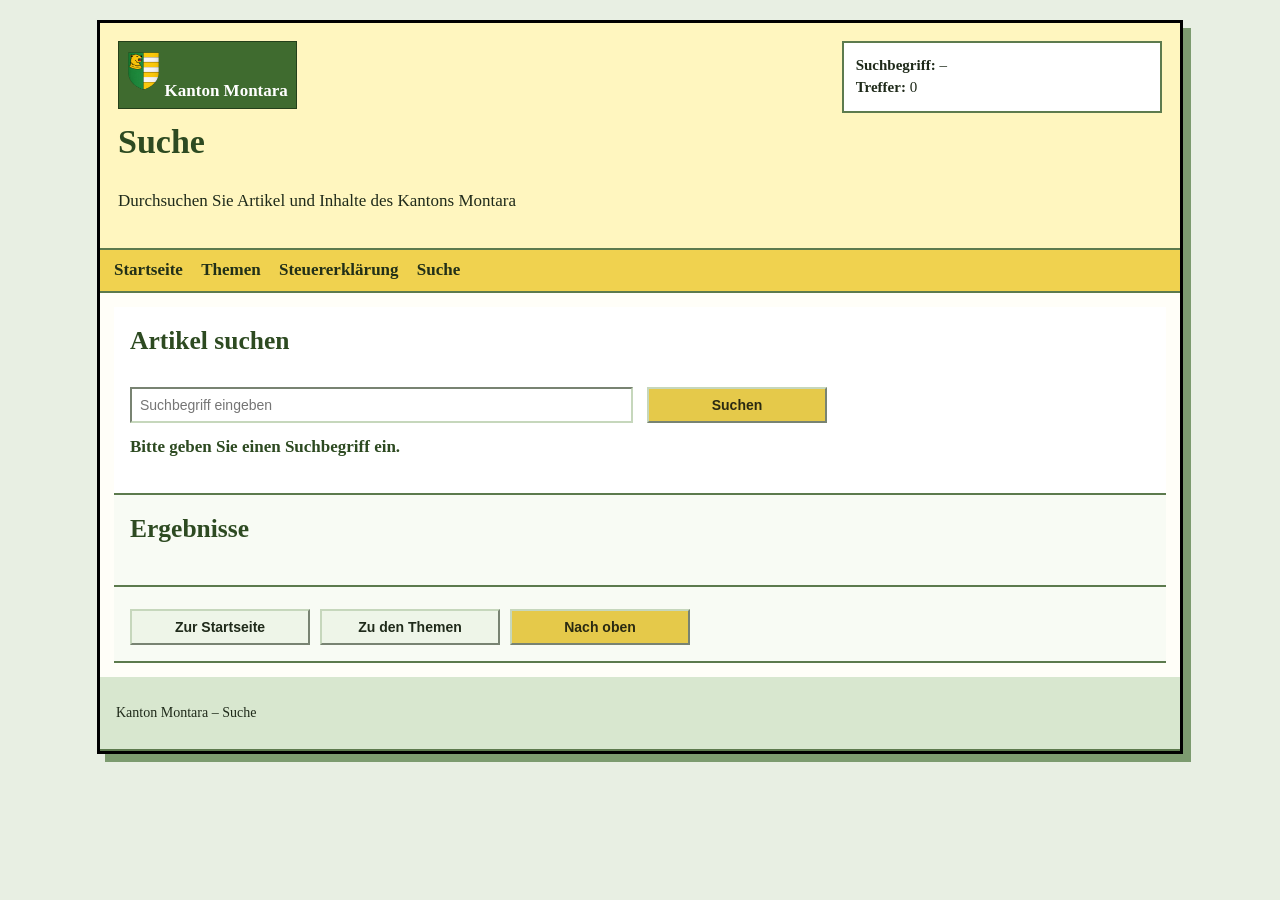
<file: search.html>
<!DOCTYPE html>
<html lang="de">
<head>
  <meta charset="UTF-8" />
  <meta name="viewport" content="width=device-width, initial-scale=1.0" />
  <title>Suche – Kanton Montara</title>
  <link rel="stylesheet" href="style.css" />
  <script defer src="https://analytics.lucasreitmann.me/script.js" data-website-id="bb085154-e170-4b29-9579-e566ca8c9c13"></script>
  <script defer src="umami-events.js"></script>
</head>
<body>
<div class="page">
  <header class="site-header">
    <div class="title-wrap">
      <div class="badge">
        <img src="Kanton%20Montara.png" height="50" />
        Kanton Montara
      </div>
      <h1 id="searchTitle">Suche</h1>
      <p class="subtitle" id="searchSubtitle">
        Durchsuchen Sie Artikel und Inhalte des Kantons Montara
      </p>
    </div>
    <div class="status-box">
      <div><strong>Suchbegriff:</strong> <span id="searchQueryText">–</span></div>
      <div><strong>Treffer:</strong> <span id="resultCount">0</span></div>
    </div>
    <script src="posthog.js"></script>
  </header>

  <nav class="top-nav">
    <a href="index.html">Startseite</a>
    <a href="themes.html">Themen</a>
    <a href="taxform.html">Steuererklärung</a>
    <a href="search.html">Suche</a>
  </nav>

  <main>
    <section id="searchBox" class="box intro-box">
      <h2>Artikel suchen</h2>
      <div class="grid two">
        <input
                id="searchInput"
                type="search"
                placeholder="Suchbegriff eingeben"
                aria-label="Suche"
        />
        <div class="button-row">
          <button type="button" class="primary-button" id="searchButton">Suchen</button>
        </div>
      </div>
      <p id="messageBox" class="message-box"></p>
    </section>

    <section id="resultsBox" class="box">
      <h2>Ergebnisse</h2>
      <div id="resultsContainer" class="summary-grid"></div>
    </section>

    <section class="box action-box">
      <div class="button-row">
        <button type="button" onclick="window.location.href='index.html'">Zur Startseite</button>
        <button type="button" onclick="window.location.href='themes.html'">Zu den Themen</button>
        <button type="button" class="primary-button" onclick="window.scrollTo({ top: 0, behavior: 'smooth' })">
          Nach oben
        </button>
      </div>
    </section>
  </main>

  <footer class="site-footer">
    <p>Kanton Montara – Suche</p>
  </footer>
</div>

<script src="articles.js"></script>
<script>
  function getQueryParam(name) {
    const params = new URLSearchParams(window.location.search);
    return (params.get(name) || "").trim();
  }

  function stripHtml(html) {
    const temp = document.createElement("div");
    temp.innerHTML = html || "";
    return temp.textContent || temp.innerText || "";
  }

  function normalizeText(text) {
    return (text || "")
            .toLowerCase()
            .replace(/\s+/g, " ")
            .trim();
  }

  function articleToSearchText(article) {
    return normalizeText([
      article.ref,
      article.title,
      article.subtitle,
      article.author,
      article.date,
      article.intro ? stripHtml(article.intro) : "",
      article.content ? stripHtml(article.content) : ""
    ].join(" "));
  }

  function getMatchScore(article, query) {
    const q = normalizeText(query);
    if (!q) return 0;

    const title = normalizeText(article.title);
    const subtitle = normalizeText(article.subtitle);
    const intro = normalizeText(stripHtml(article.intro || ""));
    const content = normalizeText(stripHtml(article.content || ""));
    const author = normalizeText(article.author);

    let score = 0;

    if (title.includes(q)) score += 10;
    if (subtitle.includes(q)) score += 6;
    if (author.includes(q)) score += 3;
    if (intro.includes(q)) score += 4;
    if (content.includes(q)) score += 2;

    const words = q.split(" ").filter(Boolean);
    for (const word of words) {
      if (title.includes(word)) score += 3;
      if (subtitle.includes(word)) score += 2;
      if (intro.includes(word)) score += 1;
      if (content.includes(word)) score += 1;
    }

    return score;
  }

  function createSnippet(article, query) {
    const plain = stripHtml((article.intro || "") + " " + (article.content || ""));
    const text = plain.replace(/\s+/g, " ").trim();

    if (!text) return "";

    const q = normalizeText(query);
    const lower = text.toLowerCase();
    const index = lower.indexOf(q);

    if (index === -1) {
      return text.slice(0, 180) + (text.length > 180 ? " ..." : "");
    }

    const start = Math.max(0, index - 70);
    const end = Math.min(text.length, index + q.length + 90);
    let snippet = text.slice(start, end);

    if (start > 0) snippet = "... " + snippet;
    if (end < text.length) snippet = snippet + " ...";

    return snippet;
  }

  function renderResults(results, query) {
    const container = document.getElementById("resultsContainer");
    const countEl = document.getElementById("resultCount");
    const queryTextEl = document.getElementById("searchQueryText");
    const titleEl = document.getElementById("searchTitle");
    const messageEl = document.getElementById("messageBox");

    container.innerHTML = "";
    countEl.textContent = String(results.length);
    queryTextEl.textContent = query || "–";

    if (!query) {
      titleEl.textContent = "Suche";
      messageEl.textContent = "Bitte geben Sie einen Suchbegriff ein.";
      return;
    }

    titleEl.textContent = `Suche nach: ${query}`;
    messageEl.textContent = "";

    if (results.length === 0) {
      container.innerHTML = `
        <div class="summary-card">
          <span>Keine Treffer</span>
          <strong>Für „${query}“ wurden keine passenden Artikel gefunden.</strong>
        </div>
      `;
      return;
    }

    results.forEach((article) => {
      const card = document.createElement("a");
      card.href = `article.html#${article.ref}`;
      card.className = "summary-card";
      card.innerHTML = `
        <span>${article.date || "Artikel"}${article.author ? " • " + article.author : ""}</span>
        <strong>${article.title || "Ohne Titel"}</strong>
        ${article.subtitle ? `<p>${article.subtitle}</p>` : ""}
        <p>${createSnippet(article, query)}</p>
      `;
      container.appendChild(card);
    });
  }

  function searchArticles(query) {
    if (!window.ARTICLES || !Array.isArray(window.ARTICLES)) {
      return [];
    }

    const normalized = normalizeText(query);
    if (!normalized) return [];

    return window.ARTICLES
            .map(article => ({
              article,
              score: getMatchScore(article, normalized),
              searchText: articleToSearchText(article)
            }))
            .filter(item => item.score > 0 || item.searchText.includes(normalized))
            .sort((a, b) => b.score - a.score)
            .map(item => item.article);
  }

  function runSearchFromUrl() {
    const query = getQueryParam("q");
    const input = document.getElementById("searchInput");
    input.value = query;

    const results = searchArticles(query);
    renderResults(results, query);

    posthog.capture('article_search', {
      query: query,
      result_count: results.length
    });
  }

  function submitSearch() {
    const input = document.getElementById("searchInput");
    const value = input.value.trim();

    const url = new URL(window.location.href);
    if (value) {
      url.searchParams.set("q", value);
    } else {
      url.searchParams.delete("q");
    }

    window.location.href = url.toString();
  }

  document.getElementById("searchButton").addEventListener("click", submitSearch);

  document.getElementById("searchInput").addEventListener("keydown", function(event) {
    if (event.key === "Enter") {
      event.preventDefault();
      submitSearch();
    }
  });



  runSearchFromUrl();
</script>
</body>
</html>
</file>
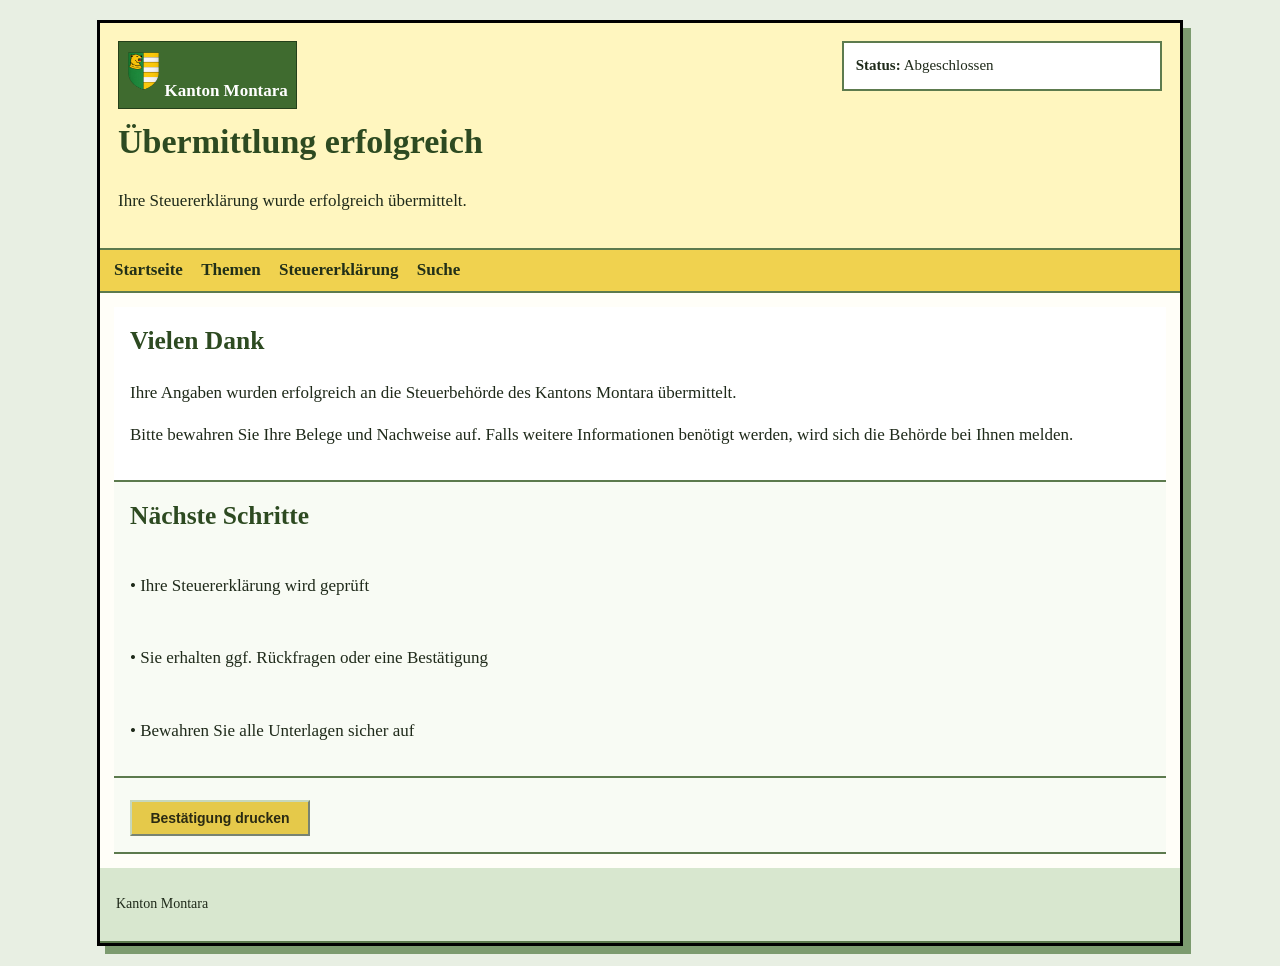
<file: submittedTaxform.html>
<!DOCTYPE html>
<html lang="de">
<head>
  <meta charset="UTF-8">
  <meta name="viewport" content="width=device-width, initial-scale=1.0">
  <title>Steuererklärung erfolgreich übermittelt</title>
  <link rel="stylesheet" href="style.css">
  <script src="posthog.js"></script>
  <script defer src="https://analytics.lucasreitmann.me/script.js" data-website-id="bb085154-e170-4b29-9579-e566ca8c9c13"></script>
  <script defer src="umami-events.js"></script>
</head>
<body>
<div class="page">
  <header class="site-header">
    <div class="title-wrap">
      <div class="badge">
        <img src="Kanton%20Montara.png" height="50" />
        Kanton Montara
      </div>
      <h1>Übermittlung erfolgreich</h1>
      <p class="subtitle">
        Ihre Steuererklärung wurde erfolgreich übermittelt.
      </p>
    </div>

    <div class="status-box">
      <div><strong>Status:</strong> Abgeschlossen</div>
    </div>
  </header>
  <nav class="top-nav">
    <a href="index.html">Startseite</a>
    <a href="themes.html">Themen</a>
    <a href="taxform.html">Steuererklärung</a>
    <a href="search.html">Suche</a>
  </nav>

  <main>
    <section class="box intro-box">
      <h2>Vielen Dank</h2>
      <p>
        Ihre Angaben wurden erfolgreich an die Steuerbehörde des Kantons Montara übermittelt.
      </p>
      <p>
        Bitte bewahren Sie Ihre Belege und Nachweise auf. Falls weitere Informationen benötigt werden, wird sich die Behörde bei Ihnen melden.
      </p>
    </section>

    <section class="box">
      <h2>Nächste Schritte</h2>
      <div class="grid one">
        <p>• Ihre Steuererklärung wird geprüft</p>
        <p>• Sie erhalten ggf. Rückfragen oder eine Bestätigung</p>
        <p>• Bewahren Sie alle Unterlagen sicher auf</p>
      </div>
    </section>

    <section class="box action-box">
      <div class="button-row">
        <button type="button" class="primary-button" onclick="window.print()">
          Bestätigung drucken
        </button>
      </div>
    </section>
  </main>

  <footer class="site-footer">
    <p>Kanton Montara</p>
  </footer>
</div>
</body>
</html>
</file>
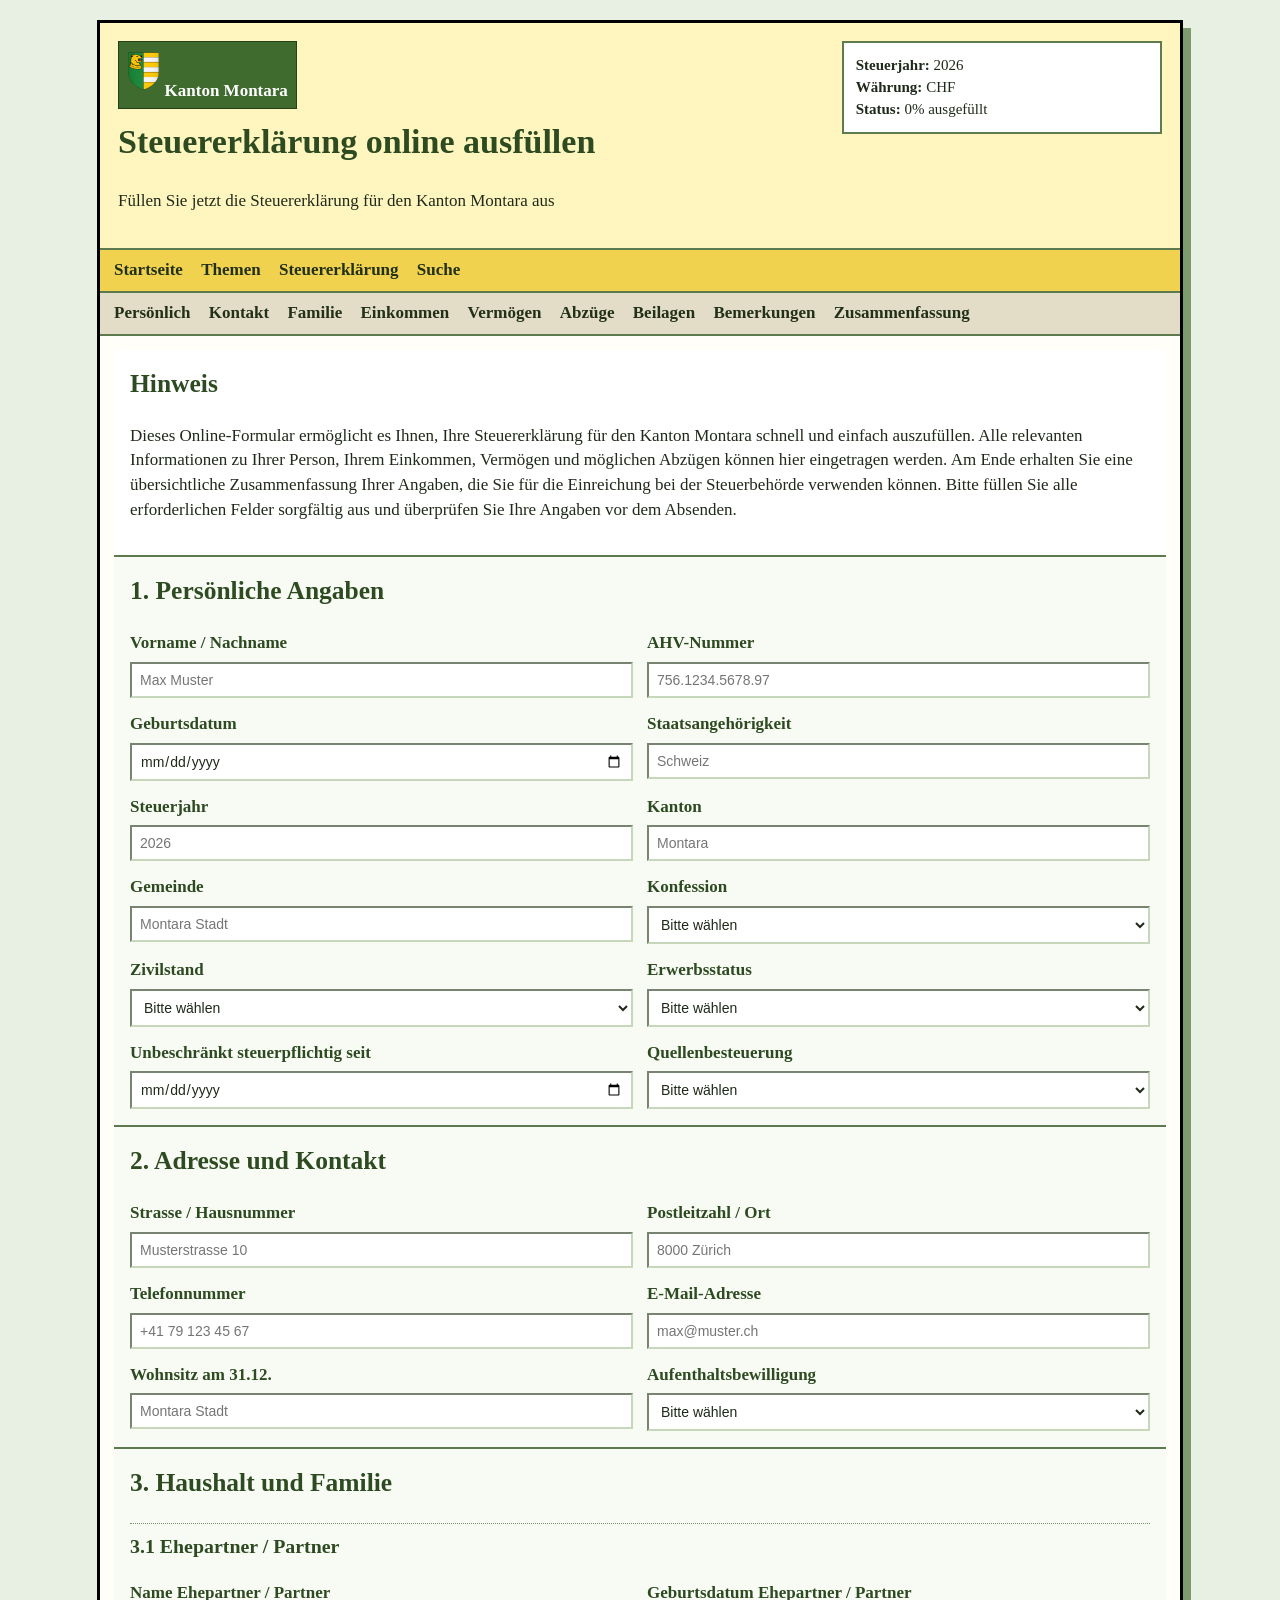
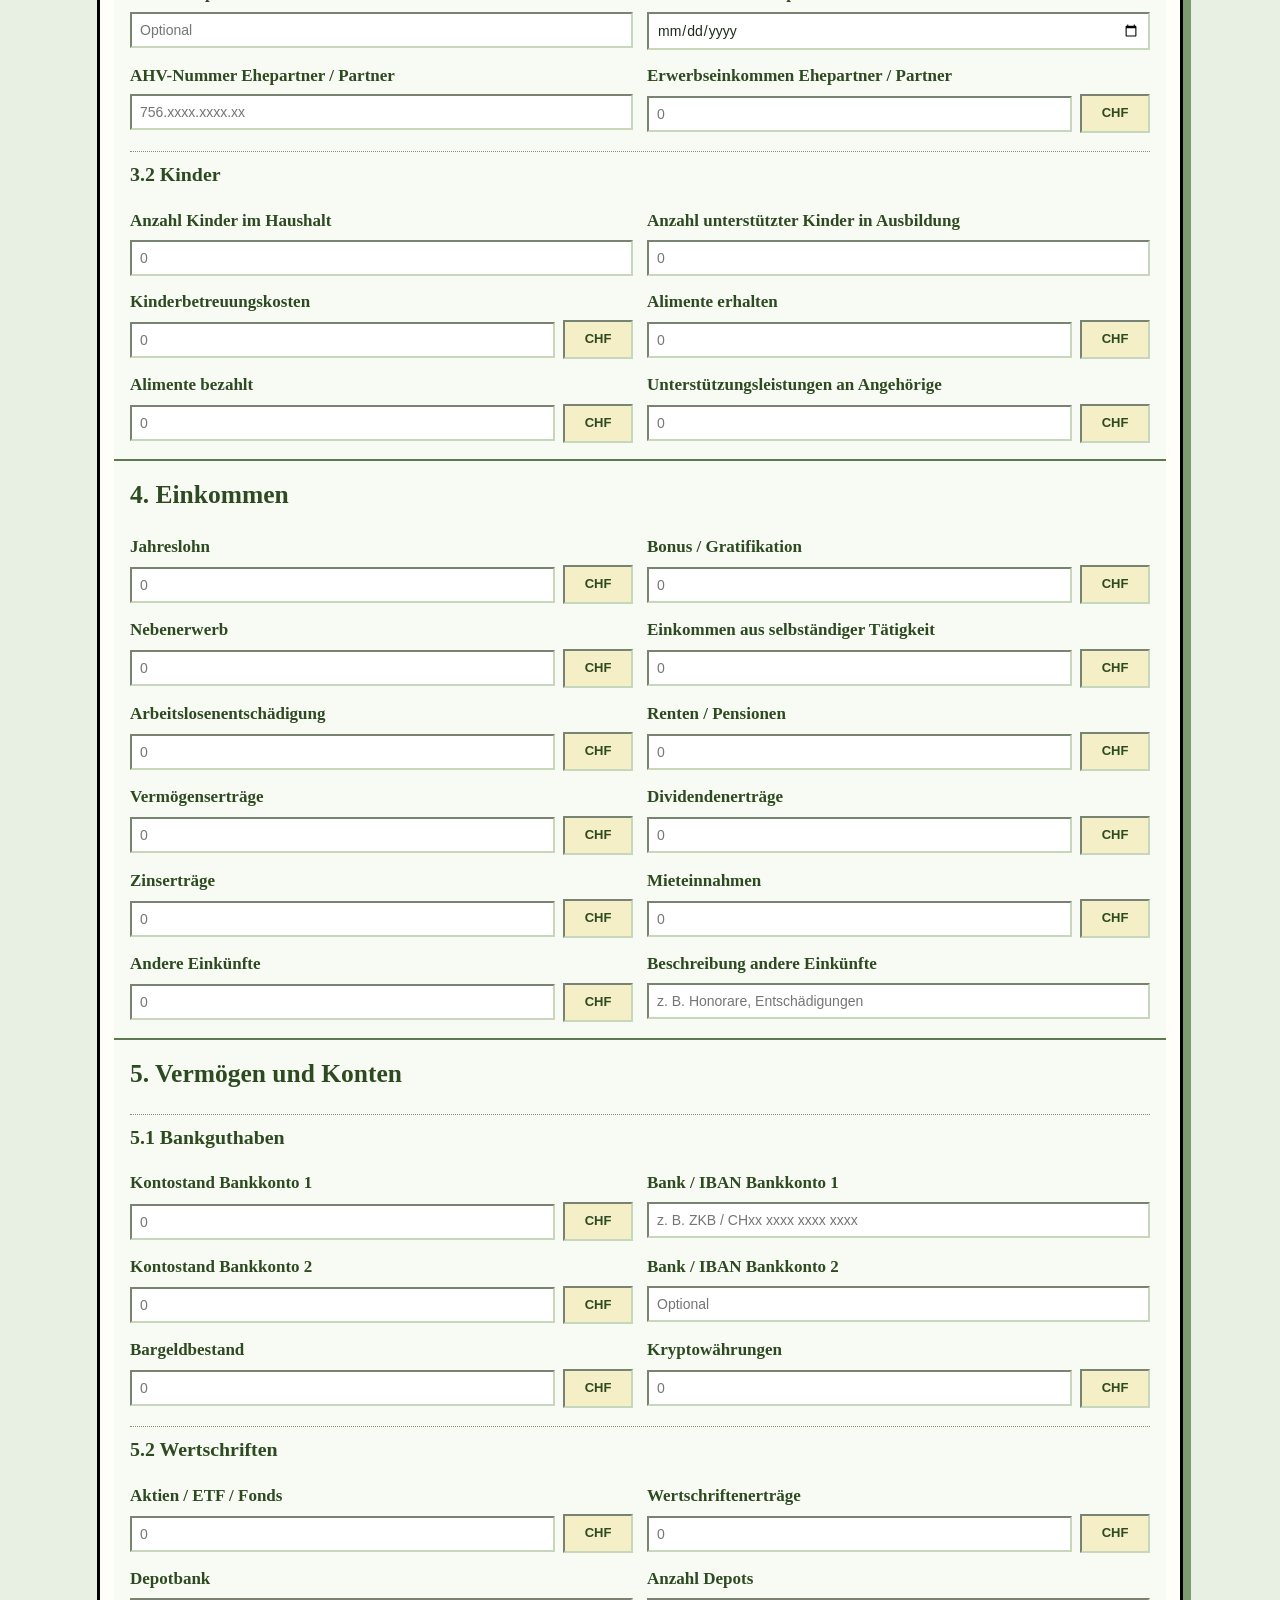
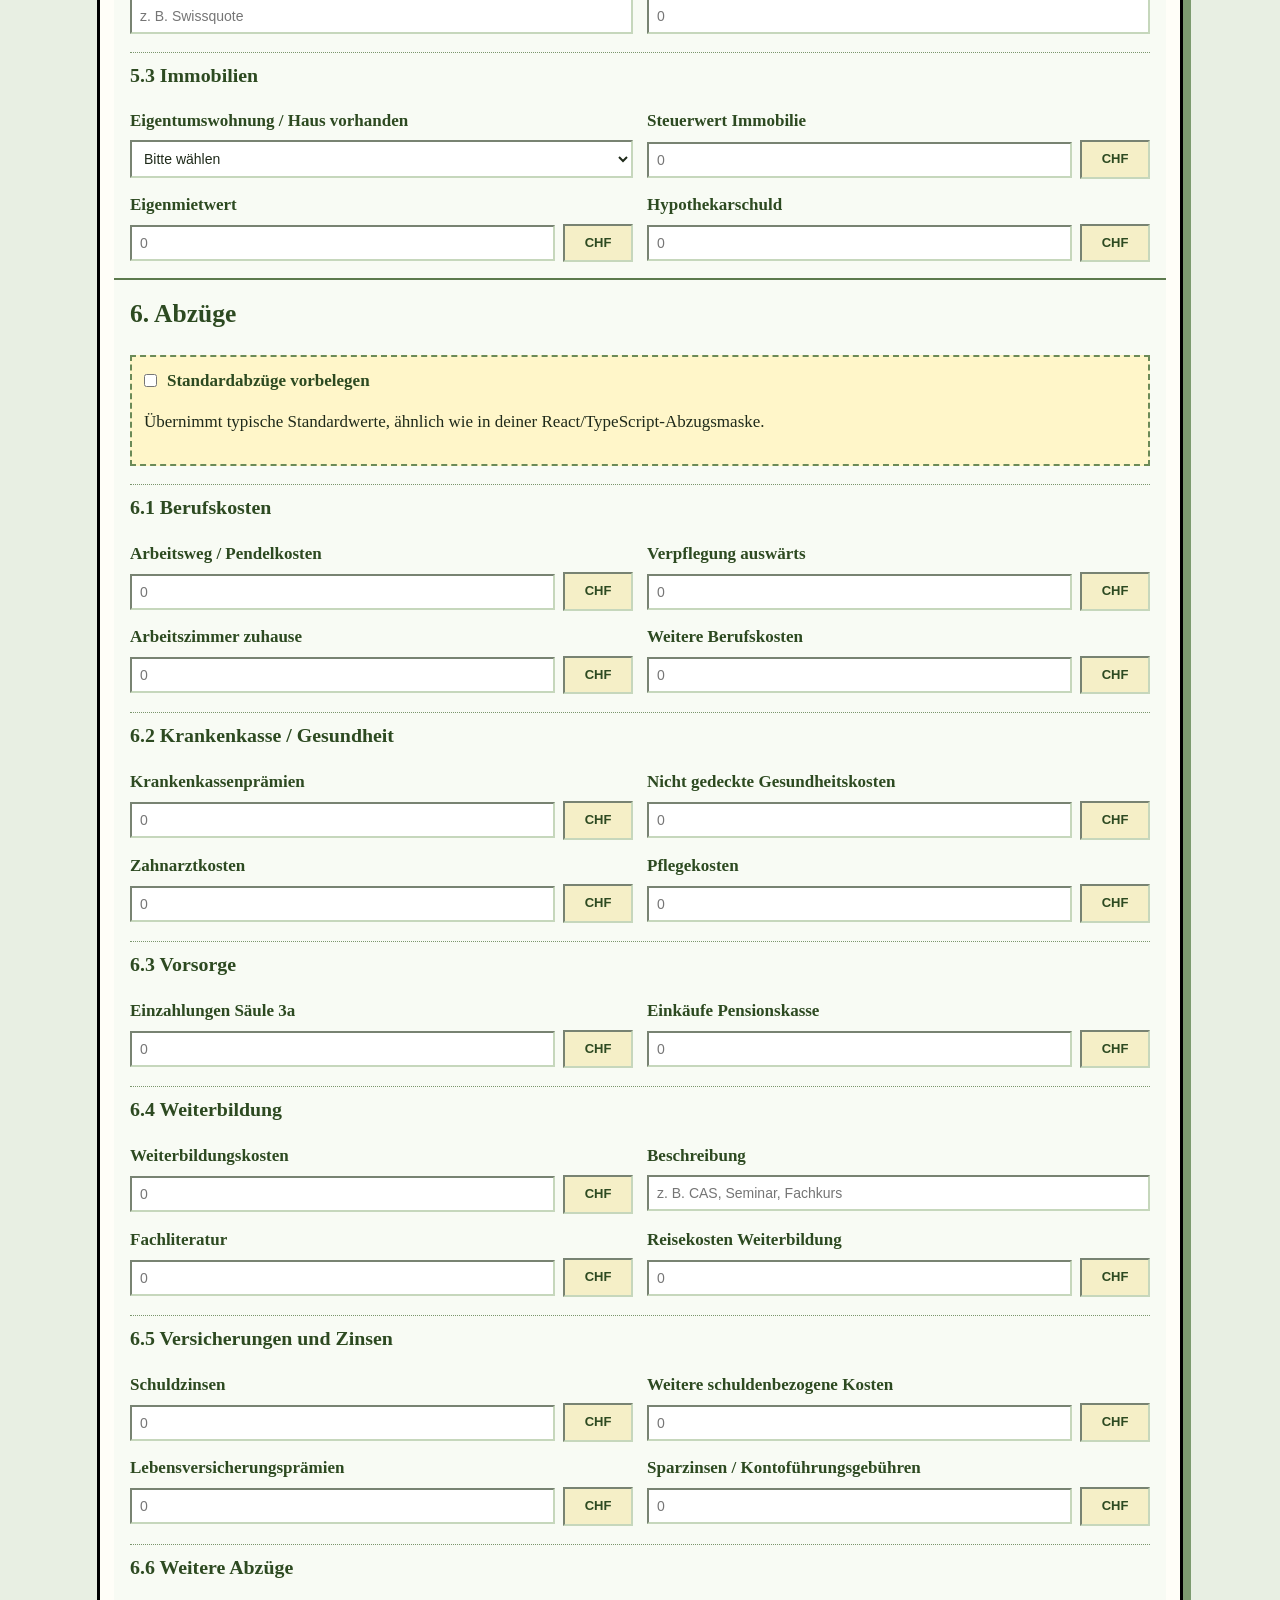
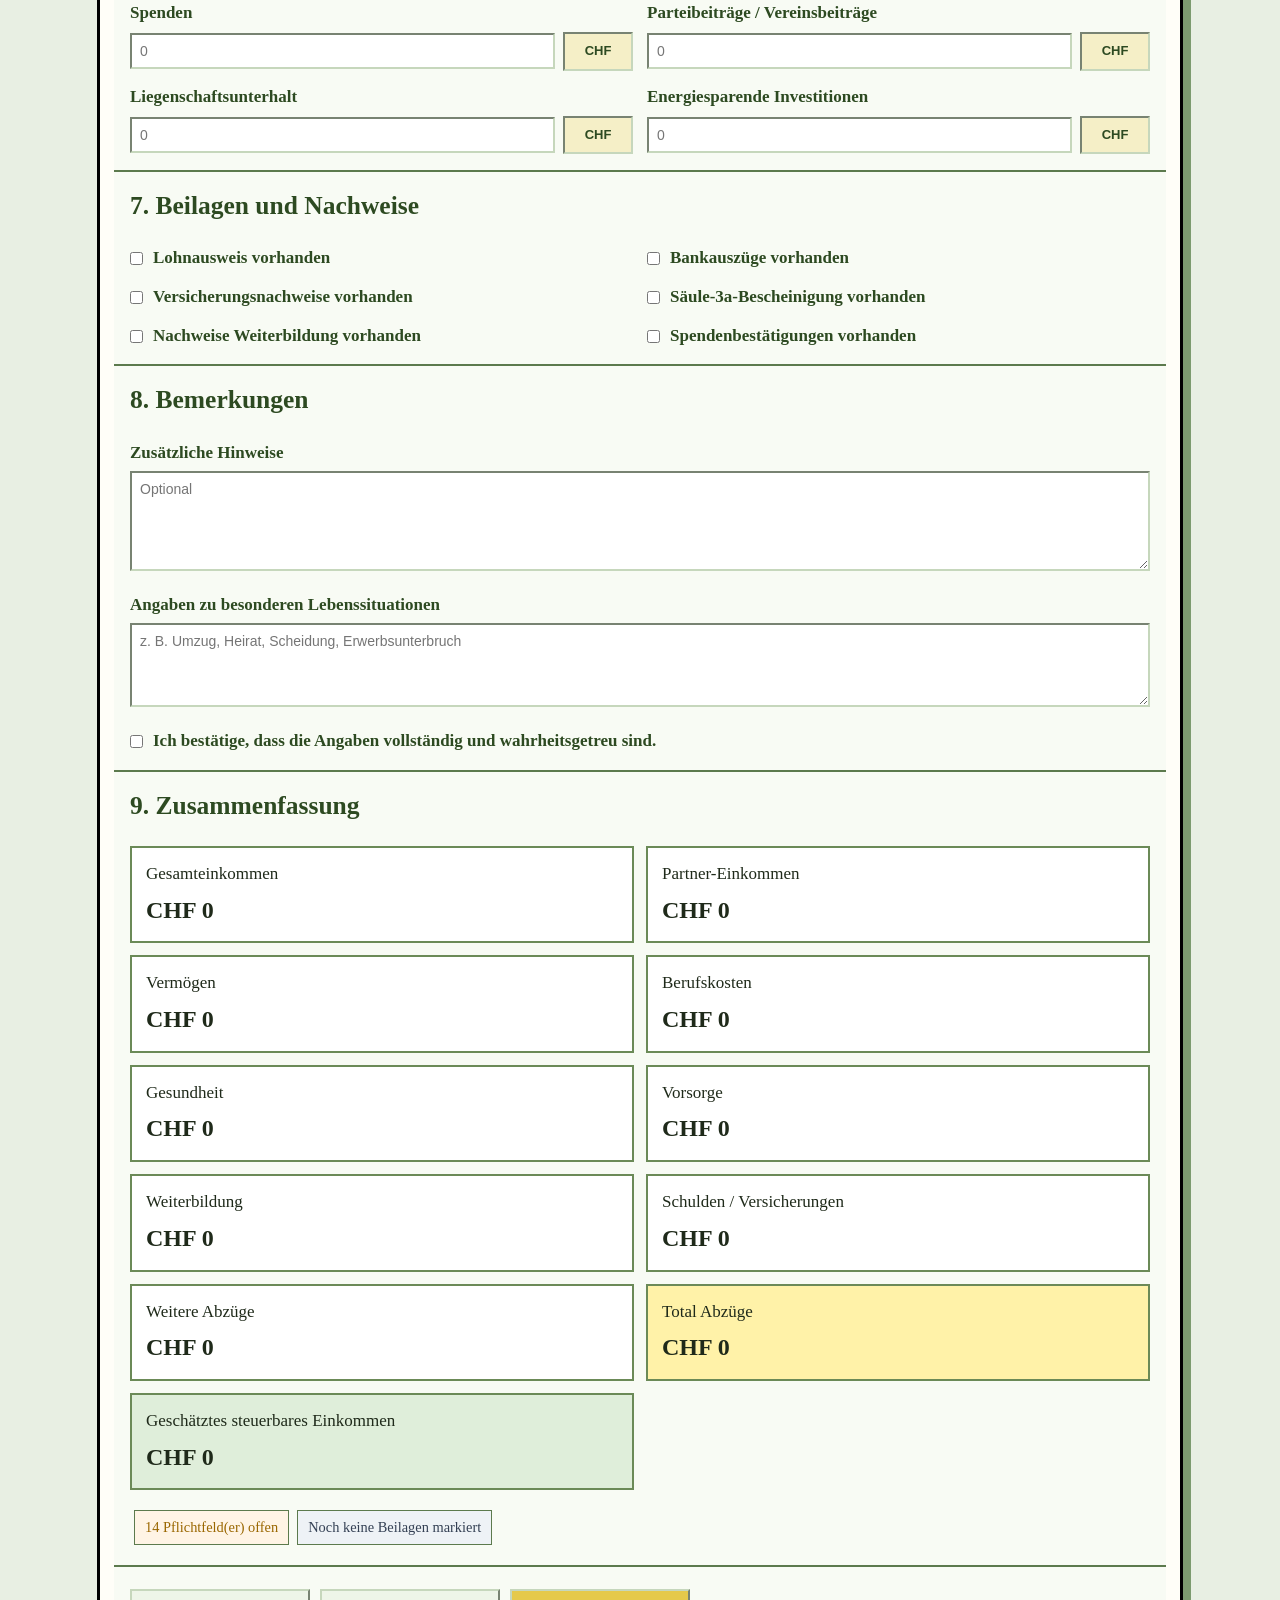
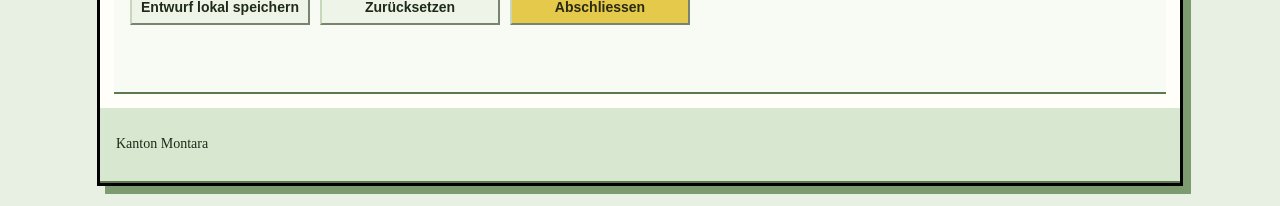
<file: taxform.html>
<!DOCTYPE html>
<html lang="de">
<head>
    <meta charset="UTF-8">
  <meta name="viewport" content="width=device-width, initial-scale=1.0">
  <title>Kanton Montara</title>
  <link rel="stylesheet" href="style.css">
  <script src="posthog.js"></script>
  <script defer src="https://analytics.lucasreitmann.me/script.js" data-website-id="bb085154-e170-4b29-9579-e566ca8c9c13"></script>
  <script defer src="umami-events.js"></script>
</head>
<body>
<div class="page">
  <header class="site-header">
    <div class="title-wrap">
      <div class="badge">
        <img src="Kanton%20Montara.png" height="50" />
        Kanton Montara
      </div>
      <h1>Steuererklärung online ausfüllen</h1>
      <p class="subtitle">
        Füllen Sie jetzt die Steuererklärung für den Kanton Montara aus
      </p>
    </div>
    <div class="status-box">
      <div><strong>Steuerjahr:</strong> 2026</div>
      <div><strong>Währung:</strong> CHF</div>
      <div><strong>Status:</strong> <span id="completionText">0%</span> ausgefüllt</div>
    </div>
  </header>
  <nav class="top-nav">
    <a href="index.html">Startseite</a>
    <a href="themes.html">Themen</a>
    <a href="taxform.html">Steuererklärung</a>
    <a href="search.html">Suche</a>
  </nav>
  <nav class="sub-nav">
    <a href="#personal">Persönlich</a>
    <a href="#contact">Kontakt</a>
    <a href="#family">Familie</a>
    <a href="#income">Einkommen</a>
    <a href="#assets">Vermögen</a>
    <a href="#deductions">Abzüge</a>
    <a href="#documents">Beilagen</a>
    <a href="#notes">Bemerkungen</a>
    <a href="#summary">Zusammenfassung</a>
  </nav>

  <main>
    <section class="box intro-box">
      <h2>Hinweis</h2>
      <p>
        Dieses Online-Formular ermöglicht es Ihnen, Ihre Steuererklärung für den Kanton Montara schnell und einfach auszufüllen. Alle relevanten Informationen zu Ihrer Person, Ihrem Einkommen, Vermögen und möglichen Abzügen können hier eingetragen werden. Am Ende erhalten Sie eine übersichtliche Zusammenfassung Ihrer Angaben, die Sie für die Einreichung bei der Steuerbehörde verwenden können. Bitte füllen Sie alle erforderlichen Felder sorgfältig aus und überprüfen Sie Ihre Angaben vor dem Absenden.
      </p>
    </section>

    <form id="taxForm" data-umami-form="taxform">
      <section id="personal" class="box">
        <h2>1. Persönliche Angaben</h2>
        <div class="grid two">
          <label>
            Vorname / Nachname
            <input type="text" name="fullName" data-required="true" placeholder="Max Muster">
          </label>

          <label>
            AHV-Nummer
            <input type="text" name="ahvNumber" placeholder="756.1234.5678.97">
          </label>

          <label>
            Geburtsdatum
            <input type="date" name="birthDate" data-required="true">
          </label>

          <label>
            Staatsangehörigkeit
            <input type="text" name="nationality" placeholder="Schweiz">
          </label>

          <label>
            Steuerjahr
            <input type="number" name="taxYear" data-required="true" placeholder="2026">
          </label>

          <label>
            Kanton
            <input type="text" name="canton" data-required="true" placeholder="Montara">
          </label>

          <label>
            Gemeinde
            <input type="text" name="municipality" data-required="true" placeholder="Montara Stadt">
          </label>

          <label>
            Konfession
            <select name="religion">
              <option value="">Bitte wählen</option>
              <option>römisch-katholisch</option>
              <option>evangelisch-reformiert</option>
              <option>andere</option>
              <option>keine</option>
            </select>
          </label>

          <label>
            Zivilstand
            <select name="maritalStatus">
              <option value="">Bitte wählen</option>
              <option>ledig</option>
              <option>verheiratet</option>
              <option>eingetragene Partnerschaft</option>
              <option>geschieden</option>
              <option>verwitwet</option>
              <option>getrennt lebend</option>
            </select>
          </label>

          <label>
            Erwerbsstatus
            <select name="employmentStatus">
              <option value="">Bitte wählen</option>
              <option>angestellt</option>
              <option>selbständig</option>
              <option>arbeitslos</option>
              <option>Student/in</option>
              <option>pensioniert</option>
            </select>
          </label>

          <label>
            Unbeschränkt steuerpflichtig seit
            <input type="date" name="taxResidenceSince">
          </label>

          <label>
            Quellenbesteuerung
            <select name="withholdingTax">
              <option value="">Bitte wählen</option>
              <option>ja</option>
              <option>nein</option>
            </select>
          </label>
        </div>
      </section>

      <section id="contact" class="box">
        <h2>2. Adresse und Kontakt</h2>
        <div class="grid two">
          <label>
            Strasse / Hausnummer
            <input type="text" name="street" data-required="true" placeholder="Musterstrasse 10">
          </label>

          <label>
            Postleitzahl / Ort
            <input type="text" name="zipCity" data-required="true" placeholder="8000 Zürich">
          </label>

          <label>
            Telefonnummer
            <input type="tel" name="phone" placeholder="+41 79 123 45 67">
          </label>

          <label>
            E-Mail-Adresse
            <input type="email" name="email" placeholder="max@muster.ch">
          </label>

          <label>
            Wohnsitz am 31.12.
            <input type="text" name="residenceYearEnd" placeholder="Montara Stadt">
          </label>

          <label>
            Aufenthaltsbewilligung
            <select name="permitType">
              <option value="">Bitte wählen</option>
              <option>B</option>
              <option>C</option>
              <option>L</option>
              <option>keine / Schweizer Bürgerrecht</option>
            </select>
          </label>
        </div>
      </section>

      <section id="family" class="box">
        <h2>3. Haushalt und Familie</h2>

        <div class="subsection">
          <h3>3.1 Ehepartner / Partner</h3>
          <div class="grid two">
            <label>
              Name Ehepartner / Partner
              <input type="text" name="partnerName" placeholder="Optional">
            </label>

            <label>
              Geburtsdatum Ehepartner / Partner
              <input type="date" name="partnerBirthDate">
            </label>

            <label>
              AHV-Nummer Ehepartner / Partner
              <input type="text" name="partnerAhvNumber" placeholder="756.xxxx.xxxx.xx">
            </label>

            <label>
              Erwerbseinkommen Ehepartner / Partner
              <div class="money-field">
                <input type="number" name="partnerIncome" placeholder="0">
                <span>CHF</span>
              </div>
            </label>
          </div>
        </div>

        <div class="subsection">
          <h3>3.2 Kinder</h3>
          <div class="grid two">
            <label>
              Anzahl Kinder im Haushalt
              <input type="number" name="childrenCount" min="0" placeholder="0">
            </label>

            <label>
              Anzahl unterstützter Kinder in Ausbildung
              <input type="number" name="childrenEducationCount" min="0" placeholder="0">
            </label>

            <label>
              Kinderbetreuungskosten
              <div class="money-field">
                <input type="number" name="childcareCosts" placeholder="0">
                <span>CHF</span>
              </div>
            </label>

            <label>
              Alimente erhalten
              <div class="money-field">
                <input type="number" name="alimonyReceived" placeholder="0">
                <span>CHF</span>
              </div>
            </label>

            <label>
              Alimente bezahlt
              <div class="money-field">
                <input type="number" name="alimonyPaid" placeholder="0">
                <span>CHF</span>
              </div>
            </label>

            <label>
              Unterstützungsleistungen an Angehörige
              <div class="money-field">
                <input type="number" name="supportPayments" placeholder="0">
                <span>CHF</span>
              </div>
            </label>
          </div>
        </div>
      </section>

      <section id="income" class="box">
        <h2>4. Einkommen</h2>
        <div class="grid two">
          <label>
            Jahreslohn
            <div class="money-field">
              <input type="number" name="salaryIncome" data-required="true" placeholder="0">
              <span>CHF</span>
            </div>
          </label>

          <label>
            Bonus / Gratifikation
            <div class="money-field">
              <input type="number" name="bonusIncome" placeholder="0">
              <span>CHF</span>
            </div>
          </label>

          <label>
            Nebenerwerb
            <div class="money-field">
              <input type="number" name="sideIncome" placeholder="0">
              <span>CHF</span>
            </div>
          </label>

          <label>
            Einkommen aus selbständiger Tätigkeit
            <div class="money-field">
              <input type="number" name="selfEmploymentIncome" placeholder="0">
              <span>CHF</span>
            </div>
          </label>

          <label>
            Arbeitslosenentschädigung
            <div class="money-field">
              <input type="number" name="unemploymentIncome" placeholder="0">
              <span>CHF</span>
            </div>
          </label>

          <label>
            Renten / Pensionen
            <div class="money-field">
              <input type="number" name="pensionIncome" placeholder="0">
              <span>CHF</span>
            </div>
          </label>

          <label>
            Vermögenserträge
            <div class="money-field">
              <input type="number" name="investmentIncome" placeholder="0">
              <span>CHF</span>
            </div>
          </label>

          <label>
            Dividendenerträge
            <div class="money-field">
              <input type="number" name="dividendIncome" placeholder="0">
              <span>CHF</span>
            </div>
          </label>

          <label>
            Zinserträge
            <div class="money-field">
              <input type="number" name="interestIncome" placeholder="0">
              <span>CHF</span>
            </div>
          </label>

          <label>
            Mieteinnahmen
            <div class="money-field">
              <input type="number" name="rentalIncome" placeholder="0">
              <span>CHF</span>
            </div>
          </label>

          <label>
            Andere Einkünfte
            <div class="money-field">
              <input type="number" name="otherIncome" placeholder="0">
              <span>CHF</span>
            </div>
          </label>

          <label>
            Beschreibung andere Einkünfte
            <input type="text" name="otherIncomeDescription" placeholder="z. B. Honorare, Entschädigungen">
          </label>
        </div>
      </section>

      <section id="assets" class="box">
        <h2>5. Vermögen und Konten</h2>

        <div class="subsection">
          <h3>5.1 Bankguthaben</h3>
          <div class="grid two">
            <label>
              Kontostand Bankkonto 1
              <div class="money-field">
                <input type="number" name="bankAccount1" placeholder="0">
                <span>CHF</span>
              </div>
            </label>

            <label>
              Bank / IBAN Bankkonto 1
              <input type="text" name="bankAccount1Info" placeholder="z. B. ZKB / CHxx xxxx xxxx xxxx">
            </label>

            <label>
              Kontostand Bankkonto 2
              <div class="money-field">
                <input type="number" name="bankAccount2" placeholder="0">
                <span>CHF</span>
              </div>
            </label>

            <label>
              Bank / IBAN Bankkonto 2
              <input type="text" name="bankAccount2Info" placeholder="Optional">
            </label>

            <label>
              Bargeldbestand
              <div class="money-field">
                <input type="number" name="cashAssets" placeholder="0">
                <span>CHF</span>
              </div>
            </label>

            <label>
              Kryptowährungen
              <div class="money-field">
                <input type="number" name="cryptoAssets" placeholder="0">
                <span>CHF</span>
              </div>
            </label>
          </div>
        </div>

        <div class="subsection">
          <h3>5.2 Wertschriften</h3>
          <div class="grid two">
            <label>
              Aktien / ETF / Fonds
              <div class="money-field">
                <input type="number" name="securitiesAssets" placeholder="0">
                <span>CHF</span>
              </div>
            </label>

            <label>
              Wertschriftenerträge
              <div class="money-field">
                <input type="number" name="securitiesIncome" placeholder="0">
                <span>CHF</span>
              </div>
            </label>

            <label>
              Depotbank
              <input type="text" name="depotBank" placeholder="z. B. Swissquote">
            </label>

            <label>
              Anzahl Depots
              <input type="number" name="depotCount" min="0" placeholder="0">
            </label>
          </div>
        </div>

        <div class="subsection">
          <h3>5.3 Immobilien</h3>
          <div class="grid two">
            <label>
              Eigentumswohnung / Haus vorhanden
              <select name="hasProperty">
                <option value="">Bitte wählen</option>
                <option>ja</option>
                <option>nein</option>
              </select>
            </label>

            <label>
              Steuerwert Immobilie
              <div class="money-field">
                <input type="number" name="propertyTaxValue" placeholder="0">
                <span>CHF</span>
              </div>
            </label>

            <label>
              Eigenmietwert
              <div class="money-field">
                <input type="number" name="imputedRentalValue" placeholder="0">
                <span>CHF</span>
              </div>
            </label>

            <label>
              Hypothekarschuld
              <div class="money-field">
                <input type="number" name="mortgageDebt" placeholder="0">
                <span>CHF</span>
              </div>
            </label>
          </div>
        </div>
      </section>

      <section id="deductions" class="box">
        <h2>6. Abzüge</h2>

        <div class="highlight">
          <label class="switch-line">
            <input type="checkbox" id="useStandardDeductions">
            Standardabzüge vorbelegen
          </label>
          <p>
            Übernimmt typische Standardwerte, ähnlich wie in deiner React/TypeScript-Abzugsmaske.
          </p>
        </div>

        <div class="subsection">
          <h3>6.1 Berufskosten</h3>
          <div class="grid two">
            <label>
              Arbeitsweg / Pendelkosten
              <div class="money-field">
                <input type="number" name="commutingCosts" data-required="true" placeholder="0">
                <span>CHF</span>
              </div>
            </label>

            <label>
              Verpflegung auswärts
              <div class="money-field">
                <input type="number" name="mealCosts" placeholder="0">
                <span>CHF</span>
              </div>
            </label>

            <label>
              Arbeitszimmer zuhause
              <div class="money-field">
                <input type="number" name="homeOfficeCosts" placeholder="0">
                <span>CHF</span>
              </div>
            </label>

            <label>
              Weitere Berufskosten
              <div class="money-field">
                <input type="number" name="otherProfessionalCosts" placeholder="0">
                <span>CHF</span>
              </div>
            </label>
          </div>
        </div>

        <div class="subsection">
          <h3>6.2 Krankenkasse / Gesundheit</h3>
          <div class="grid two">
            <label>
              Krankenkassenprämien
              <div class="money-field">
                <input type="number" name="healthInsurancePremiums" data-required="true" placeholder="0">
                <span>CHF</span>
              </div>
            </label>

            <label>
              Nicht gedeckte Gesundheitskosten
              <div class="money-field">
                <input type="number" name="healthCostsNotCovered" placeholder="0">
                <span>CHF</span>
              </div>
            </label>

            <label>
              Zahnarztkosten
              <div class="money-field">
                <input type="number" name="dentalCosts" placeholder="0">
                <span>CHF</span>
              </div>
            </label>

            <label>
              Pflegekosten
              <div class="money-field">
                <input type="number" name="careCosts" placeholder="0">
                <span>CHF</span>
              </div>
            </label>
          </div>
        </div>

        <div class="subsection">
          <h3>6.3 Vorsorge</h3>
          <div class="grid two">
            <label>
              Einzahlungen Säule 3a
              <div class="money-field">
                <input type="number" name="pillar3aContribution" data-required="true" placeholder="0">
                <span>CHF</span>
              </div>
            </label>

            <label>
              Einkäufe Pensionskasse
              <div class="money-field">
                <input type="number" name="pensionFundContribution" placeholder="0">
                <span>CHF</span>
              </div>
            </label>
          </div>
        </div>

        <div class="subsection">
          <h3>6.4 Weiterbildung</h3>
          <div class="grid two">
            <label>
              Weiterbildungskosten
              <div class="money-field">
                <input type="number" name="educationCosts" data-required="true" placeholder="0">
                <span>CHF</span>
              </div>
            </label>

            <label>
              Beschreibung
              <input type="text" name="educationDescription" placeholder="z. B. CAS, Seminar, Fachkurs">
            </label>

            <label>
              Fachliteratur
              <div class="money-field">
                <input type="number" name="educationBooksCosts" placeholder="0">
                <span>CHF</span>
              </div>
            </label>

            <label>
              Reisekosten Weiterbildung
              <div class="money-field">
                <input type="number" name="educationTravelCosts" placeholder="0">
                <span>CHF</span>
              </div>
            </label>
          </div>
        </div>

        <div class="subsection">
          <h3>6.5 Versicherungen und Zinsen</h3>
          <div class="grid two">
            <label>
              Schuldzinsen
              <div class="money-field">
                <input type="number" name="debtInterest" data-required="true" placeholder="0">
                <span>CHF</span>
              </div>
            </label>

            <label>
              Weitere schuldenbezogene Kosten
              <div class="money-field">
                <input type="number" name="otherDebtCosts" placeholder="0">
                <span>CHF</span>
              </div>
            </label>

            <label>
              Lebensversicherungsprämien
              <div class="money-field">
                <input type="number" name="lifeInsuranceCosts" placeholder="0">
                <span>CHF</span>
              </div>
            </label>

            <label>
              Sparzinsen / Kontoführungsgebühren
              <div class="money-field">
                <input type="number" name="bankFees" placeholder="0">
                <span>CHF</span>
              </div>
            </label>
          </div>
        </div>

        <div class="subsection">
          <h3>6.6 Weitere Abzüge</h3>
          <div class="grid two">
            <label>
              Spenden
              <div class="money-field">
                <input type="number" name="donations" placeholder="0">
                <span>CHF</span>
              </div>
            </label>

            <label>
              Parteibeiträge / Vereinsbeiträge
              <div class="money-field">
                <input type="number" name="membershipFees" placeholder="0">
                <span>CHF</span>
              </div>
            </label>

            <label>
              Liegenschaftsunterhalt
              <div class="money-field">
                <input type="number" name="propertyMaintenance" placeholder="0">
                <span>CHF</span>
              </div>
            </label>

            <label>
              Energiesparende Investitionen
              <div class="money-field">
                <input type="number" name="energySavingInvestments" placeholder="0">
                <span>CHF</span>
              </div>
            </label>
          </div>
        </div>
      </section>

      <section id="documents" class="box">
        <h2>7. Beilagen und Nachweise</h2>
        <div class="grid two">
          <label class="switch-line">
            <input type="checkbox" name="salaryStatementAttached">
            Lohnausweis vorhanden
          </label>

          <label class="switch-line">
            <input type="checkbox" name="bankStatementsAttached">
            Bankauszüge vorhanden
          </label>

          <label class="switch-line">
            <input type="checkbox" name="insuranceCertificatesAttached">
            Versicherungsnachweise vorhanden
          </label>

          <label class="switch-line">
            <input type="checkbox" name="pillar3aCertificateAttached">
            Säule-3a-Bescheinigung vorhanden
          </label>

          <label class="switch-line">
            <input type="checkbox" name="educationProofAttached">
            Nachweise Weiterbildung vorhanden
          </label>

          <label class="switch-line">
            <input type="checkbox" name="donationProofAttached">
            Spendenbestätigungen vorhanden
          </label>
        </div>
      </section>

      <section id="notes" class="box">
        <h2>8. Bemerkungen</h2>
        <div class="grid one">
          <label>
            Zusätzliche Hinweise
            <textarea name="notes" rows="5" placeholder="Optional"></textarea>
          </label>

          <label>
            Angaben zu besonderen Lebenssituationen
            <textarea name="specialCircumstances" rows="4" placeholder="z. B. Umzug, Heirat, Scheidung, Erwerbsunterbruch"></textarea>
          </label>

          <label class="switch-line">
            <input type="checkbox" name="confirmAccuracy" data-required="true">
            Ich bestätige, dass die Angaben vollständig und wahrheitsgetreu sind.
          </label>
        </div>
      </section>

      <section id="summary" class="box">
        <h2>9. Zusammenfassung</h2>

        <div class="summary-grid">
          <div class="summary-card">
            <span>Gesamteinkommen</span>
            <strong id="totalIncome">CHF 0</strong>
          </div>
          <div class="summary-card">
            <span>Partner-Einkommen</span>
            <strong id="partnerIncomeTotal">CHF 0</strong>
          </div>
          <div class="summary-card">
            <span>Vermögen</span>
            <strong id="assetsTotal">CHF 0</strong>
          </div>
          <div class="summary-card">
            <span>Berufskosten</span>
            <strong id="professionalTotal">CHF 0</strong>
          </div>
          <div class="summary-card">
            <span>Gesundheit</span>
            <strong id="healthTotal">CHF 0</strong>
          </div>
          <div class="summary-card">
            <span>Vorsorge</span>
            <strong id="pillarTotal">CHF 0</strong>
          </div>
          <div class="summary-card">
            <span>Weiterbildung</span>
            <strong id="educationTotal">CHF 0</strong>
          </div>
          <div class="summary-card">
            <span>Schulden / Versicherungen</span>
            <strong id="debtTotal">CHF 0</strong>
          </div>
          <div class="summary-card">
            <span>Weitere Abzüge</span>
            <strong id="otherDeductionTotal">CHF 0</strong>
          </div>
          <div class="summary-card primary">
            <span>Total Abzüge</span>
            <strong id="deductionTotal">CHF 0</strong>
          </div>
          <div class="summary-card success">
            <span>Geschätztes steuerbares Einkommen</span>
            <strong id="taxableIncome">CHF 0</strong>
          </div>
        </div>

        <div class="chip-row" id="chipRow"></div>
      </section>

      <section class="box action-box">
        <div class="button-row">
          <button type="button" id="saveDraftButton">Entwurf lokal speichern</button>
          <button type="reset" id="resetButton">Zurücksetzen</button>
          <button type="submit" class="primary-button">Abschliessen</button>

        </div>
        <p id="messageBox" class="message-box"></p>
      </section>
    </form>
  </main>

  <footer class="site-footer">
    <p>Kanton Montara</p>
  </footer>
</div>

<script src="script.js"></script>
</body>
</html>
</file>
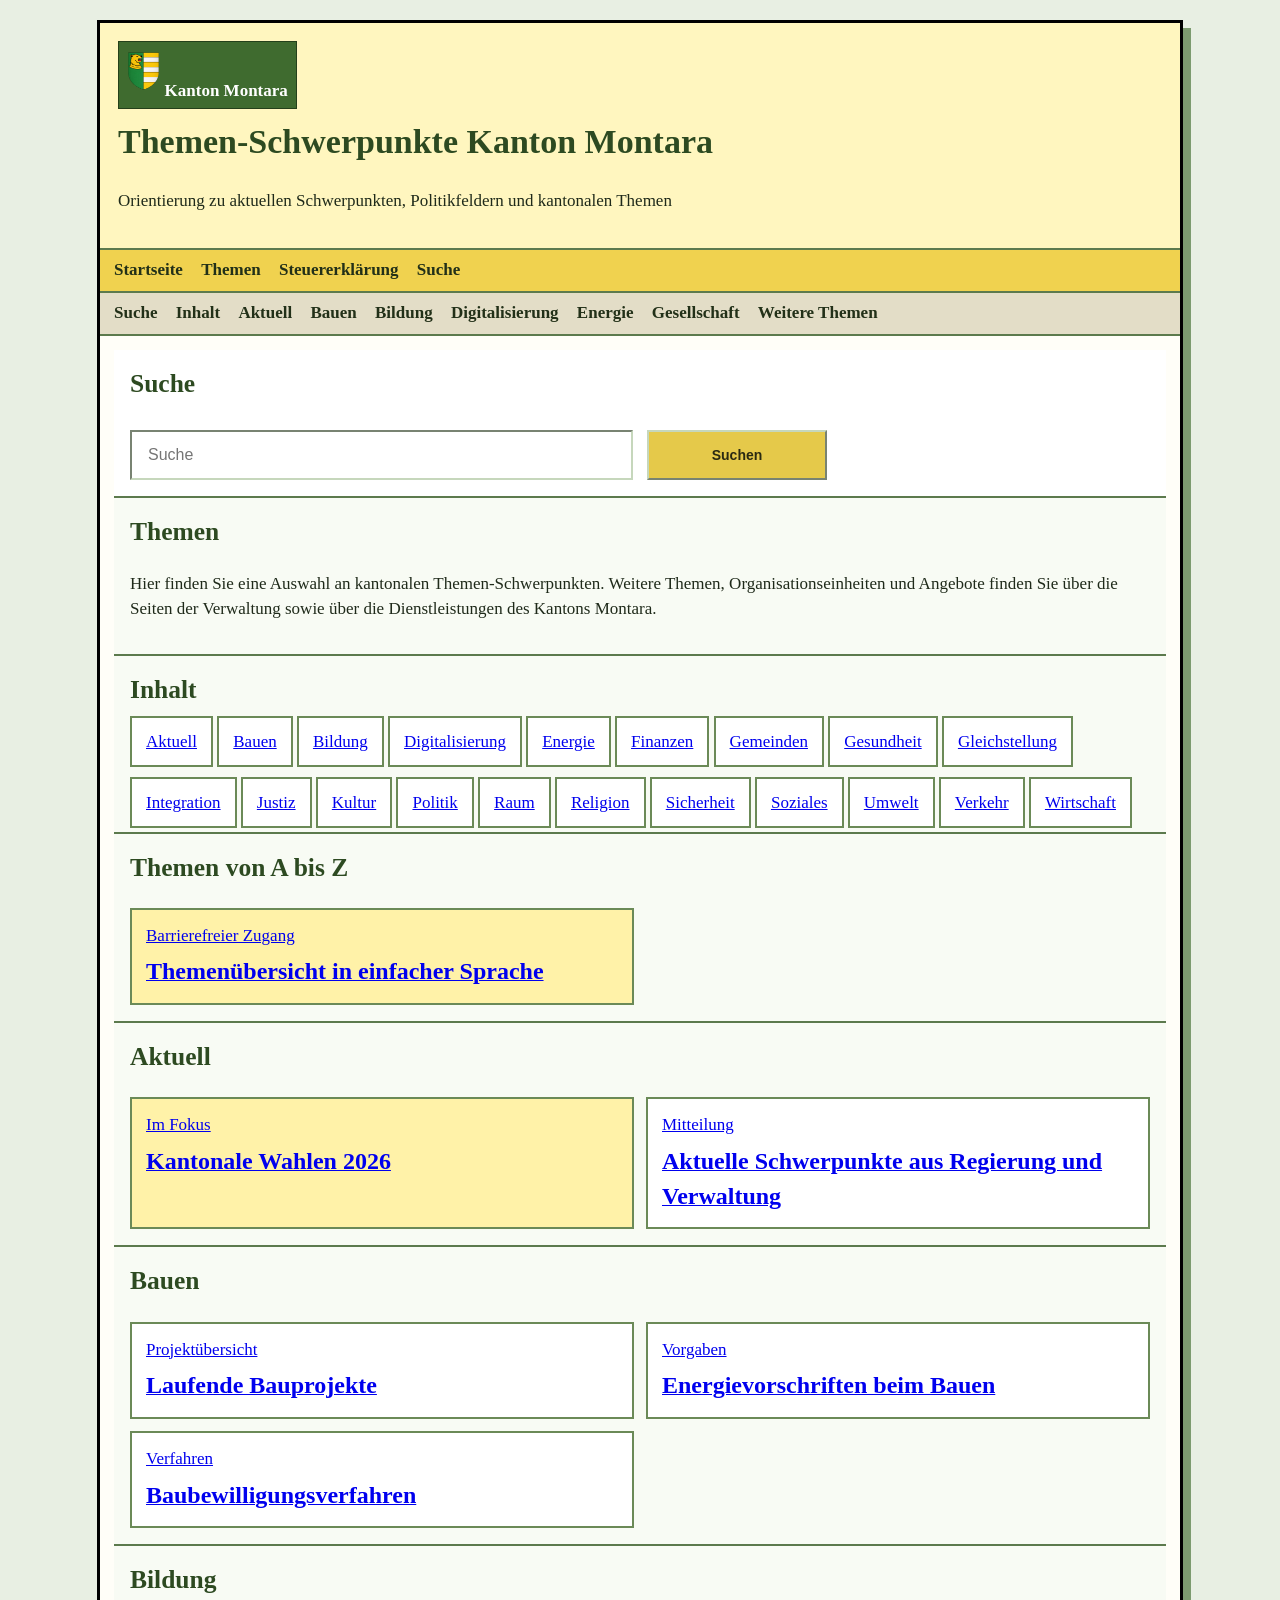
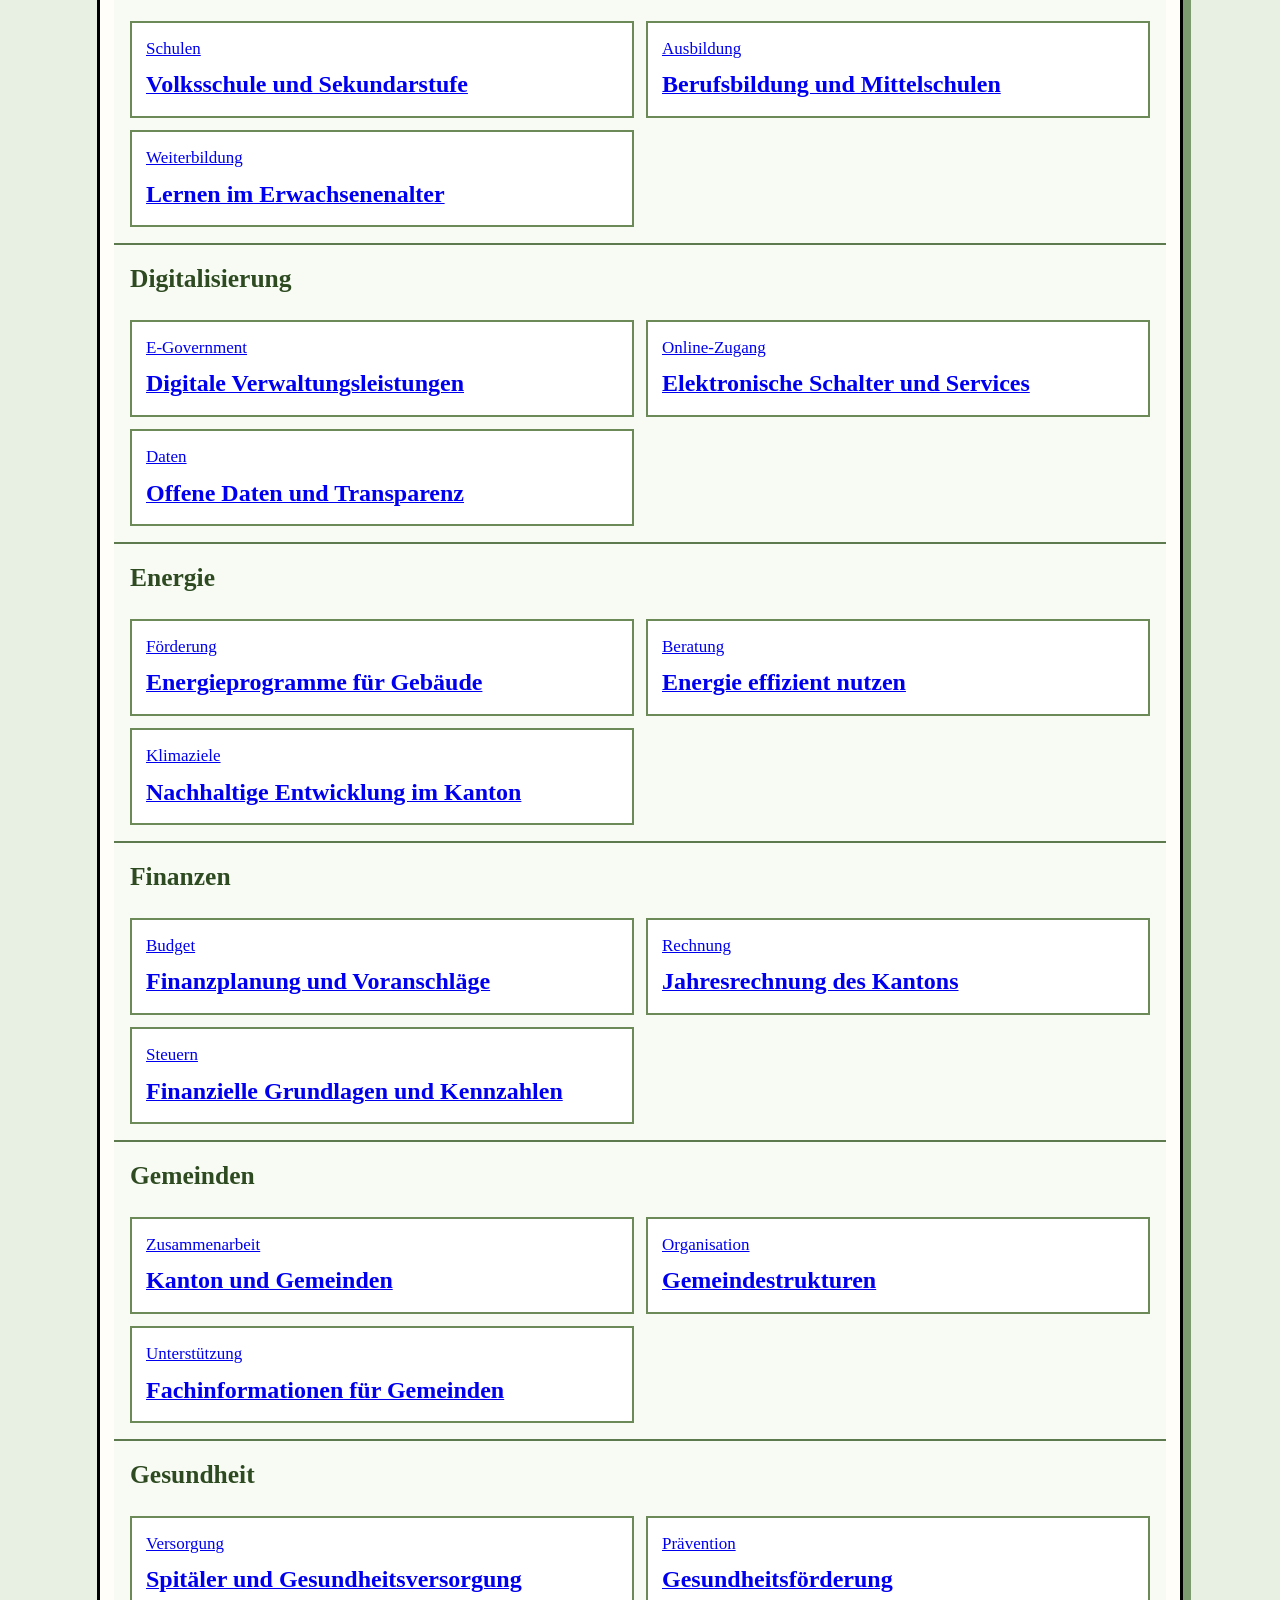
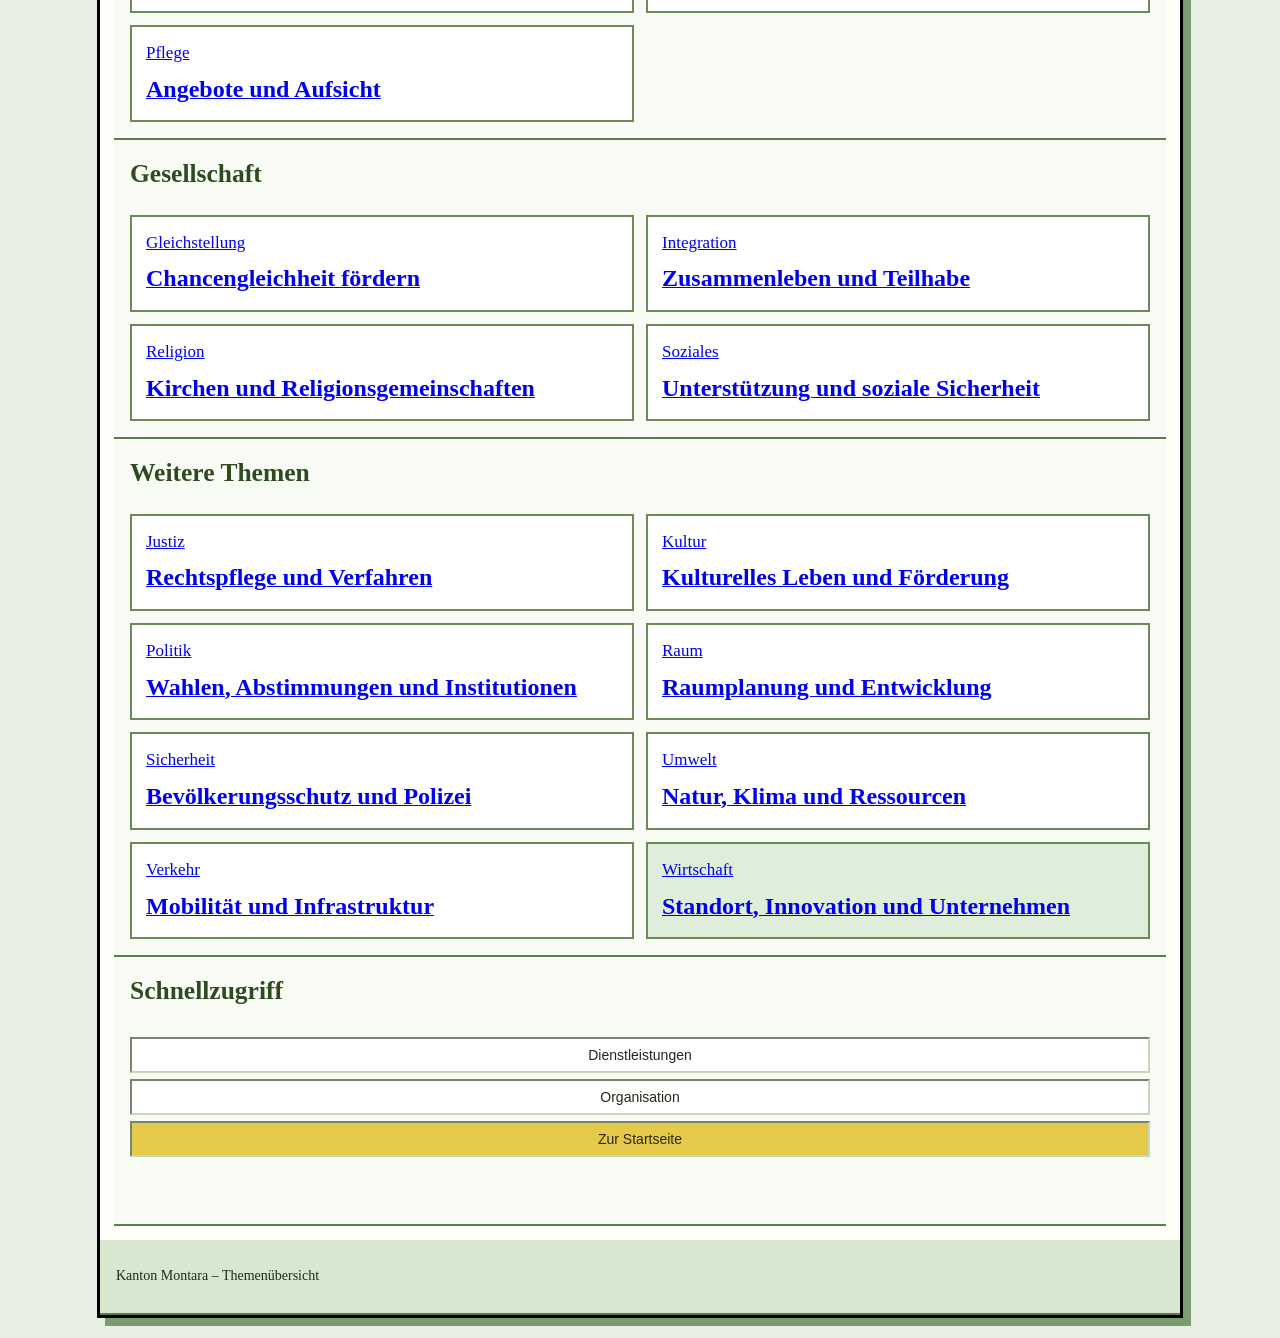
<file: themes.html>
<!DOCTYPE html>
<html lang="de">
<head>
  <meta charset="UTF-8">
  <meta name="viewport" content="width=device-width, initial-scale=1.0">
  <title>Themen – Kanton Montara</title>
  <link rel="stylesheet" href="style.css">
  <script src="posthog.js"></script>
  <script defer src="https://analytics.lucasreitmann.me/script.js" data-website-id="bb085154-e170-4b29-9579-e566ca8c9c13"></script>
  <script defer src="umami-events.js"></script>
</head>
<body>
<div class="page">
  <header class="site-header">
    <div class="title-wrap">
      <div class="badge">
        <img src="Kanton%20Montara.png" height="50" />
        Kanton Montara
      </div>
      <h1>Themen-Schwerpunkte Kanton Montara</h1>
      <p class="subtitle">
        Orientierung zu aktuellen Schwerpunkten, Politikfeldern und kantonalen Themen
      </p>
    </div>
  </header>

  <nav class="top-nav">
    <a href="index.html">Startseite</a>
    <a href="themes.html">Themen</a>
    <a href="taxform.html">Steuererklärung</a>
    <a href="search.html">Suche</a>
  </nav>

  <nav class="sub-nav">
    <a href="#suche">Suche</a>
    <a href="#inhalt">Inhalt</a>
    <a href="#aktuell">Aktuell</a>
    <a href="#bauen">Bauen</a>
    <a href="#bildung">Bildung</a>
    <a href="#digitalisierung">Digitalisierung</a>
    <a href="#energie">Energie</a>
    <a href="#gesellschaft">Gesellschaft</a>
    <a href="#weitere">Weitere Themen</a>
  </nav>

  <main>
    <section id="suche" class="box intro-box">
      <h2>Suche</h2>
      <div class="grid two">
        <input
                id="mainSearchInput"
                type="search"
                aria-label="Hauptsuche"
                placeholder="Suche"
                style="width: 100%; padding: 14px 16px; font-size: 1rem;"
        >
        <div class="button-row">
          <button type="button" class="primary-button" id="mainSearchButton">
            Suchen
          </button>
        </div>
      </div>
    </section>

    <section class="box">
      <h2>Themen</h2>
      <p>
        Hier finden Sie eine Auswahl an kantonalen Themen-Schwerpunkten. Weitere Themen,
        Organisationseinheiten und Angebote finden Sie über die Seiten der Verwaltung
        sowie über die Dienstleistungen des Kantons Montara.
      </p>
    </section>

    <section id="inhalt" class="box">
      <h2>Inhalt</h2>
      <div class="chip-row">
        <a href="#aktuell" class="summary-card">Aktuell</a>
        <a href="#bauen" class="summary-card">Bauen</a>
        <a href="#bildung" class="summary-card">Bildung</a>
        <a href="#digitalisierung" class="summary-card">Digitalisierung</a>
        <a href="#energie" class="summary-card">Energie</a>
        <a href="#finanzen" class="summary-card">Finanzen</a>
        <a href="#gemeinden" class="summary-card">Gemeinden</a>
        <a href="#gesundheit" class="summary-card">Gesundheit</a>
        <a href="#gleichstellung" class="summary-card">Gleichstellung</a>
      </div>
      <div class="chip-row " style="margin-top: 36px">
        <a href="#integration" class="summary-card">Integration</a>
        <a href="#justiz" class="summary-card">Justiz</a>
        <a href="#kultur" class="summary-card">Kultur</a>
        <a href="#politik" class="summary-card">Politik</a>
        <a href="#raum" class="summary-card">Raum</a>
        <a href="#religion" class="summary-card">Religion</a>
        <a href="#sicherheit" class="summary-card">Sicherheit</a>
        <a href="#soziales" class="summary-card">Soziales</a>
        <a href="#umwelt" class="summary-card">Umwelt</a>
        <a href="#verkehr" class="summary-card">Verkehr</a>
        <a href="#wirtschaft" class="summary-card">Wirtschaft</a>
      </div>
    </section>

    <section class="box">
      <h2>Themen von A bis Z</h2>
      <div class="summary-grid">
        <a class="summary-card primary" href="article.html#16">
          <span>Barrierefreier Zugang</span>
          <strong>Themenübersicht in einfacher Sprache</strong>
        </a>
      </div>
    </section>

    <section id="aktuell" class="box">
      <h2>Aktuell</h2>
      <div class="summary-grid">
        <a class="summary-card primary" href="article.html#10">
          <span>Im Fokus</span>
          <strong>Kantonale Wahlen 2026</strong>
        </a>
        <a class="summary-card" href="article.html#17">
          <span>Mitteilung</span>
          <strong>Aktuelle Schwerpunkte aus Regierung und Verwaltung</strong>
        </a>
      </div>
    </section>

    <section id="bauen" class="box">
      <h2>Bauen</h2>
      <div class="summary-grid">
        <a class="summary-card" href="article.html#18">
          <span>Projektübersicht</span>
          <strong>Laufende Bauprojekte</strong>
        </a>
        <a class="summary-card" href="article.html#19">
          <span>Vorgaben</span>
          <strong>Energievorschriften beim Bauen</strong>
        </a>
        <a class="summary-card" href="article.html#20">
          <span>Verfahren</span>
          <strong>Baubewilligungsverfahren</strong>
        </a>
      </div>
    </section>

    <section id="bildung" class="box">
      <h2>Bildung</h2>
      <div class="summary-grid">
        <a class="summary-card" href="article.html#4"><span>Schulen</span><strong>Volksschule und Sekundarstufe</strong></a>
        <a class="summary-card" href="article.html#21"><span>Ausbildung</span><strong>Berufsbildung und Mittelschulen</strong></a>
        <a class="summary-card" href="article.html#22"><span>Weiterbildung</span><strong>Lernen im Erwachsenenalter</strong></a>
      </div>
    </section>

    <section id="digitalisierung" class="box">
      <h2>Digitalisierung</h2>
      <div class="summary-grid">
        <a class="summary-card" href="article.html#3"><span>E-Government</span><strong>Digitale Verwaltungsleistungen</strong></a>
        <a class="summary-card" href="article.html#15"><span>Online-Zugang</span><strong>Elektronische Schalter und Services</strong></a>
        <a class="summary-card" href="article.html#23"><span>Daten</span><strong>Offene Daten und Transparenz</strong></a>
      </div>
    </section>

    <section id="energie" class="box">
      <h2>Energie</h2>
      <div class="summary-grid">
        <a class="summary-card" href="article.html#1"><span>Förderung</span><strong>Energieprogramme für Gebäude</strong></a>
        <a class="summary-card" href="article.html#24"><span>Beratung</span><strong>Energie effizient nutzen</strong></a>
        <a class="summary-card" href="article.html#25"><span>Klimaziele</span><strong>Nachhaltige Entwicklung im Kanton</strong></a>
      </div>
    </section>

    <section id="finanzen" class="box">
      <h2>Finanzen</h2>
      <div class="summary-grid">
        <a class="summary-card" href="article.html#26"><span>Budget</span><strong>Finanzplanung und Voranschläge</strong></a>
        <a class="summary-card" href="article.html#27"><span>Rechnung</span><strong>Jahresrechnung des Kantons</strong></a>
        <a class="summary-card" href="article.html#6"><span>Steuern</span><strong>Finanzielle Grundlagen und Kennzahlen</strong></a>
      </div>
    </section>

    <section id="gemeinden" class="box">
      <h2>Gemeinden</h2>
      <div class="summary-grid">
        <a class="summary-card" href="article.html#28"><span>Zusammenarbeit</span><strong>Kanton und Gemeinden</strong></a>
        <a class="summary-card" href="article.html#29"><span>Organisation</span><strong>Gemeindestrukturen</strong></a>
        <a class="summary-card" href="article.html#30"><span>Unterstützung</span><strong>Fachinformationen für Gemeinden</strong></a>
      </div>
    </section>

    <section id="gesundheit" class="box">
      <h2>Gesundheit</h2>
      <div class="summary-grid">
        <a class="summary-card" href="article.html#31"><span>Versorgung</span><strong>Spitäler und Gesundheitsversorgung</strong></a>
        <a class="summary-card" href="article.html#5"><span>Prävention</span><strong>Gesundheitsförderung</strong></a>
        <a class="summary-card" href="article.html#32"><span>Pflege</span><strong>Angebote und Aufsicht</strong></a>
      </div>
    </section>

    <section id="gesellschaft" class="box">
      <h2>Gesellschaft</h2>
      <div class="summary-grid">
        <a id="gleichstellung" class="summary-card" href="article.html#33"><span>Gleichstellung</span><strong>Chancengleichheit fördern</strong></a>
        <a id="integration" class="summary-card" href="article.html#34"><span>Integration</span><strong>Zusammenleben und Teilhabe</strong></a>
        <a id="religion" class="summary-card" href="article.html#35"><span>Religion</span><strong>Kirchen und Religionsgemeinschaften</strong></a>
        <a id="soziales" class="summary-card" href="article.html#36"><span>Soziales</span><strong>Unterstützung und soziale Sicherheit</strong></a>
      </div>
    </section>

    <section id="weitere" class="box">
      <h2>Weitere Themen</h2>
      <div class="summary-grid">
        <a id="justiz" class="summary-card" href="article.html#37"><span>Justiz</span><strong>Rechtspflege und Verfahren</strong></a>
        <a id="kultur" class="summary-card" href="article.html#13"><span>Kultur</span><strong>Kulturelles Leben und Förderung</strong></a>
        <a id="politik" class="summary-card" href="article.html#10"><span>Politik</span><strong>Wahlen, Abstimmungen und Institutionen</strong></a>
        <a id="raum" class="summary-card" href="article.html#14"><span>Raum</span><strong>Raumplanung und Entwicklung</strong></a>
        <a id="sicherheit" class="summary-card" href="article.html#12"><span>Sicherheit</span><strong>Bevölkerungsschutz und Polizei</strong></a>
        <a id="umwelt" class="summary-card" href="article.html#7"><span>Umwelt</span><strong>Natur, Klima und Ressourcen</strong></a>
        <a id="verkehr" class="summary-card" href="article.html#9"><span>Verkehr</span><strong>Mobilität und Infrastruktur</strong></a>
        <a id="wirtschaft" class="summary-card success" href="article.html#11"><span>Wirtschaft</span><strong>Standort, Innovation und Unternehmen</strong></a>
      </div>
    </section>

    <section class="box action-box">
      <h2>Schnellzugriff</h2>
      <button type="button" onclick="window.location.href='search.html#services'">Dienstleistungen</button>
      <button type="button" onclick="window.location.href='themes.html#inhalt'">Organisation</button>
      <button type="button" class="primary-button" onclick="window.location.href='index.html'">Zur Startseite</button>
      <p id="messageBox" class="message-box"></p>
    </section>
  </main>

  <footer class="site-footer">
    <p>Kanton Montara – Themenübersicht</p>
  </footer>
</div>

<script src="script.js"></script>
<script>
  function goToSearch() {
    const input = document.getElementById("mainSearchInput");
    if (!input) return;

    const value = input.value.trim();

    if (!value) return;

    window.location.href = "search.html?q=" + encodeURIComponent(value);
  }

  document.getElementById("mainSearchButton")
          .addEventListener("click", goToSearch);

  document.getElementById("mainSearchInput")
          .addEventListener("keydown", function (e) {
            if (e.key === "Enter") {
              e.preventDefault();
              goToSearch();
            }
          });
</script>
</body>
</html>
</file>
<file: style.css>
body {
  margin: 0;
  padding: 0;
  background: #e8efe3;
  color: #1f2a1a;
  font-family: "Times New Roman", Times, serif;
  font-size: 17px;
  line-height: 1.45;
}

.page {
  width: min(1080px, calc(100% - 32px));
  margin: 20px auto;
  background: #fffef8;
  border: 3px solid #000000;
  box-shadow: 8px 8px 0 #7c9b6f;
}

.site-header,
.site-footer,
.top-nav,
.sub-nav,
.box {
  border-bottom: 2px solid #5c7a4d;
}

.site-header {
  padding: 18px;
  background: #fff6bf;
  overflow: hidden;
}

.title-wrap {
  float: left;
  width: 65%;
}

.status-box {
  float: right;
  width: 28%;
  background: #ffffff;
  border: 2px solid #5d7b4e;
  padding: 12px;
  font-size: 15px;
}

.badge {
  display: inline-block;
  padding: 4px 8px;
  margin-bottom: 8px;
  background: #3f6b2f;
  color: #ffffff;
  font-weight: bold;
  border: 1px solid #24401a;
}

h1, h2, h3 {
  margin-top: 0;
  color: #2d4a21;
}

.subtitle {
  max-width: 700px;
}

.top-nav {
  background: #f0d24f;
  padding: 8px 14px;
}

.sub-nav {
  background: #e3ddc7;
  padding: 8px 14px;
}

.top-nav a, .sub-nav a {
  display: inline-block;
  margin-right: 14px;
  color: #223018;
  text-decoration: none;
  font-weight: bold;
}

.top-nav a:hover, .sub-nav a:hover {
  text-decoration: underline;
}

main {
  padding: 14px;
}

.box {
  padding: 16px;
  background: #f8fbf4;
}

.intro-box {
  background: #ffffff;
}

.highlight {
  background: #fff6c9;
  border: 2px dashed #6b8a57;
  padding: 12px;
  margin-bottom: 18px;
}

.subsection {
  margin-top: 18px;
  padding-top: 8px;
  border-top: 1px dotted #7b966d;
}

.grid {
  display: grid;
  gap: 14px;
}

.grid.two {
  grid-template-columns: repeat(2, minmax(0, 1fr));
}

.grid.one {
  grid-template-columns: 1fr;
}

label {
  display: block;
  font-weight: bold;
  color: #2d4a21;
}

input,
select,
textarea,
button {
  width: 100%;
  box-sizing: border-box;
  margin-top: 6px;
  padding: 8px;
  font-family: "Verdana", Arial, sans-serif;
  font-size: 14px;
  border: 2px inset #c6d7bc;
  background: #ffffff;
  color: #1f2a1a;
}

textarea {
  resize: vertical;
}

.money-field {
  display: grid;
  grid-template-columns: 1fr 70px;
  gap: 8px;
  align-items: center;
}

.money-field span {
  display: inline-block;
  padding: 8px;
  margin-top: 6px;
  text-align: center;
  background: #f5efc7;
  border: 2px inset #c6d7bc;
  font-family: Verdana, Arial, sans-serif;
  font-size: 13px;
}

.switch-line {
  display: flex;
  align-items: center;
  gap: 10px;
}

.switch-line input {
  width: auto;
  margin: 0;
}

.summary-grid {
  display: grid;
  grid-template-columns: repeat(2, minmax(0, 1fr));
  gap: 12px;
}

.summary-card {
  background: #ffffff;
  border: 2px solid #6b8a57;
  padding: 14px;
}

.summary-card span {
  display: block;
  margin-bottom: 6px;
}

.summary-card strong {
  font-size: 24px;
}

.summary-card.primary {
  background: #fff2a8;
}

.summary-card.success {
  background: #dfeeda;
}

.chip-row {
  margin-top: 16px;
}

.chip {
  display: inline-block;
  margin: 4px 6px 0 0;
  padding: 6px 10px;
  border: 1px solid #5c7a4d;
  background: #f6f9f2;
  font-size: 14px;
}

.button-row {
  display: flex;
  gap: 10px;
  flex-wrap: wrap;
}

.button-row button {
  width: auto;
  min-width: 180px;
  cursor: pointer;
  background: #eef5e8;
  border: 2px outset #c6d7bc;
  font-weight: bold;
}

.button-row button:active {
  border-style: inset;
}

.primary-button {
  background: #e5c94a !important;
  color: #2a2a12;
}

.message-box {
  min-height: 22px;
  margin-top: 12px;
  font-weight: bold;
  color: #2d4a21;
}

.site-footer {
  padding: 12px 16px;
  background: #d8e7cf;
  font-size: 14px;
}

@media (max-width: 820px) {
  .title-wrap,
  .status-box {
    float: none;
    width: auto;
  }

  .status-box {
    margin-top: 14px;
  }

  .grid.two,
  .summary-grid {
    grid-template-columns: 1fr;
  }

  .button-row {
    flex-direction: column;
  }

  .button-row button {
    width: 100%;
  }

  .nav-grid {
    display: grid;
    grid-template-columns: repeat(auto-fit, minmax(220px, 1fr));
    gap: 16px;
  }

  .nav-card {
    display: block;
    padding: 18px;
    border-radius: 14px;
    background: #f4f7fb;
    border: 1px solid #d9e2ec;
    text-decoration: none;
    color: #1f2d3d;
    font-weight: 600;
    transition: 0.2s ease;
  }

  .nav-card:hover {
    background: #e9f1fb;
    transform: translateY(-2px);
  }

  .button-link {
    display: inline-block;
    padding: 10px 16px;
    border-radius: 10px;
    background: #eef2f7;
    color: #1f2d3d;
    text-decoration: none;
  }

  .summary-block {
    padding: 16px;
    margin-bottom: 16px;
    border: 1px solid #d9e2ec;
    border-radius: 12px;
    background: #fafcff;
  }
}
</file>
<file: src/style.css>
body {
  margin: 0;
  padding: 0;
  background: #e8efe3;
  color: #1f2a1a;
  font-family: "Times New Roman", Times, serif;
  font-size: 17px;
  line-height: 1.45;
}

.page {
  width: min(1080px, calc(100% - 32px));
  margin: 20px auto;
  background: #fffef8;
  border: 3px solid #000000;
  box-shadow: 8px 8px 0 #7c9b6f;
}

.site-header,
.site-footer,
.top-nav,
.box {
  border-bottom: 2px solid #5c7a4d;
}

.site-header {
  padding: 18px;
  background: #fff6bf;
  overflow: hidden;
}

.title-wrap {
  float: left;
  width: 65%;
}

.status-box {
  float: right;
  width: 28%;
  background: #ffffff;
  border: 2px solid #5d7b4e;
  padding: 12px;
  font-size: 15px;
}

.badge {
  display: inline-block;
  padding: 4px 8px;
  margin-bottom: 8px;
  background: #3f6b2f;
  color: #ffffff;
  font-weight: bold;
  border: 1px solid #24401a;
}

h1, h2, h3 {
  margin-top: 0;
  color: #2d4a21;
}

.subtitle {
  max-width: 700px;
}

.top-nav {
  background: #f0d24f;
  padding: 8px 14px;
}

.top-nav a {
  display: inline-block;
  margin-right: 14px;
  color: #223018;
  text-decoration: none;
  font-weight: bold;
}

.top-nav a:hover {
  text-decoration: underline;
}

main {
  padding: 14px;
}

.box {
  padding: 16px;
  background: #f8fbf4;
}

.intro-box {
  background: #ffffff;
}

.highlight {
  background: #fff6c9;
  border: 2px dashed #6b8a57;
  padding: 12px;
  margin-bottom: 18px;
}

.subsection {
  margin-top: 18px;
  padding-top: 8px;
  border-top: 1px dotted #7b966d;
}

.grid {
  display: grid;
  gap: 14px;
}

.grid.two {
  grid-template-columns: repeat(2, minmax(0, 1fr));
}

.grid.one {
  grid-template-columns: 1fr;
}

label {
  display: block;
  font-weight: bold;
  color: #2d4a21;
}

input,
select,
textarea,
button {
  width: 100%;
  box-sizing: border-box;
  margin-top: 6px;
  padding: 8px;
  font-family: "Verdana", Arial, sans-serif;
  font-size: 14px;
  border: 2px inset #c6d7bc;
  background: #ffffff;
  color: #1f2a1a;
}

textarea {
  resize: vertical;
}

.money-field {
  display: grid;
  grid-template-columns: 1fr 70px;
  gap: 8px;
  align-items: center;
}

.money-field span {
  display: inline-block;
  padding: 8px;
  margin-top: 6px;
  text-align: center;
  background: #f5efc7;
  border: 2px inset #c6d7bc;
  font-family: Verdana, Arial, sans-serif;
  font-size: 13px;
}

.switch-line {
  display: flex;
  align-items: center;
  gap: 10px;
}

.switch-line input {
  width: auto;
  margin: 0;
}

.summary-grid {
  display: grid;
  grid-template-columns: repeat(2, minmax(0, 1fr));
  gap: 12px;
}

.summary-card {
  background: #ffffff;
  border: 2px solid #6b8a57;
  padding: 14px;
}

.summary-card span {
  display: block;
  margin-bottom: 6px;
}

.summary-card strong {
  font-size: 24px;
}

.summary-card.primary {
  background: #fff2a8;
}

.summary-card.success {
  background: #dfeeda;
}

.chip-row {
  margin-top: 16px;
}

.chip {
  display: inline-block;
  margin: 4px 6px 0 0;
  padding: 6px 10px;
  border: 1px solid #5c7a4d;
  background: #f6f9f2;
  font-size: 14px;
}

.button-row {
  display: flex;
  gap: 10px;
  flex-wrap: wrap;
}

.button-row button {
  width: auto;
  min-width: 180px;
  cursor: pointer;
  background: #eef5e8;
  border: 2px outset #c6d7bc;
  font-weight: bold;
}

.button-row button:active {
  border-style: inset;
}

.primary-button {
  background: #e5c94a !important;
  color: #2a2a12;
}

.message-box {
  min-height: 22px;
  margin-top: 12px;
  font-weight: bold;
  color: #2d4a21;
}

.site-footer {
  padding: 12px 16px;
  background: #d8e7cf;
  font-size: 14px;
}

@media (max-width: 820px) {
  .title-wrap,
  .status-box {
    float: none;
    width: auto;
  }

  .status-box {
    margin-top: 14px;
  }

  .grid.two,
  .summary-grid {
    grid-template-columns: 1fr;
  }

  .button-row {
    flex-direction: column;
  }

  .button-row button {
    width: 100%;
  }

  .nav-grid {
    display: grid;
    grid-template-columns: repeat(auto-fit, minmax(220px, 1fr));
    gap: 16px;
  }

  .nav-card {
    display: block;
    padding: 18px;
    border-radius: 14px;
    background: #f4f7fb;
    border: 1px solid #d9e2ec;
    text-decoration: none;
    color: #1f2d3d;
    font-weight: 600;
    transition: 0.2s ease;
  }

  .nav-card:hover {
    background: #e9f1fb;
    transform: translateY(-2px);
  }

  .button-link {
    display: inline-block;
    padding: 10px 16px;
    border-radius: 10px;
    background: #eef2f7;
    color: #1f2d3d;
    text-decoration: none;
  }

  .summary-block {
    padding: 16px;
    margin-bottom: 16px;
    border: 1px solid #d9e2ec;
    border-radius: 12px;
    background: #fafcff;
  }
}
</file>
